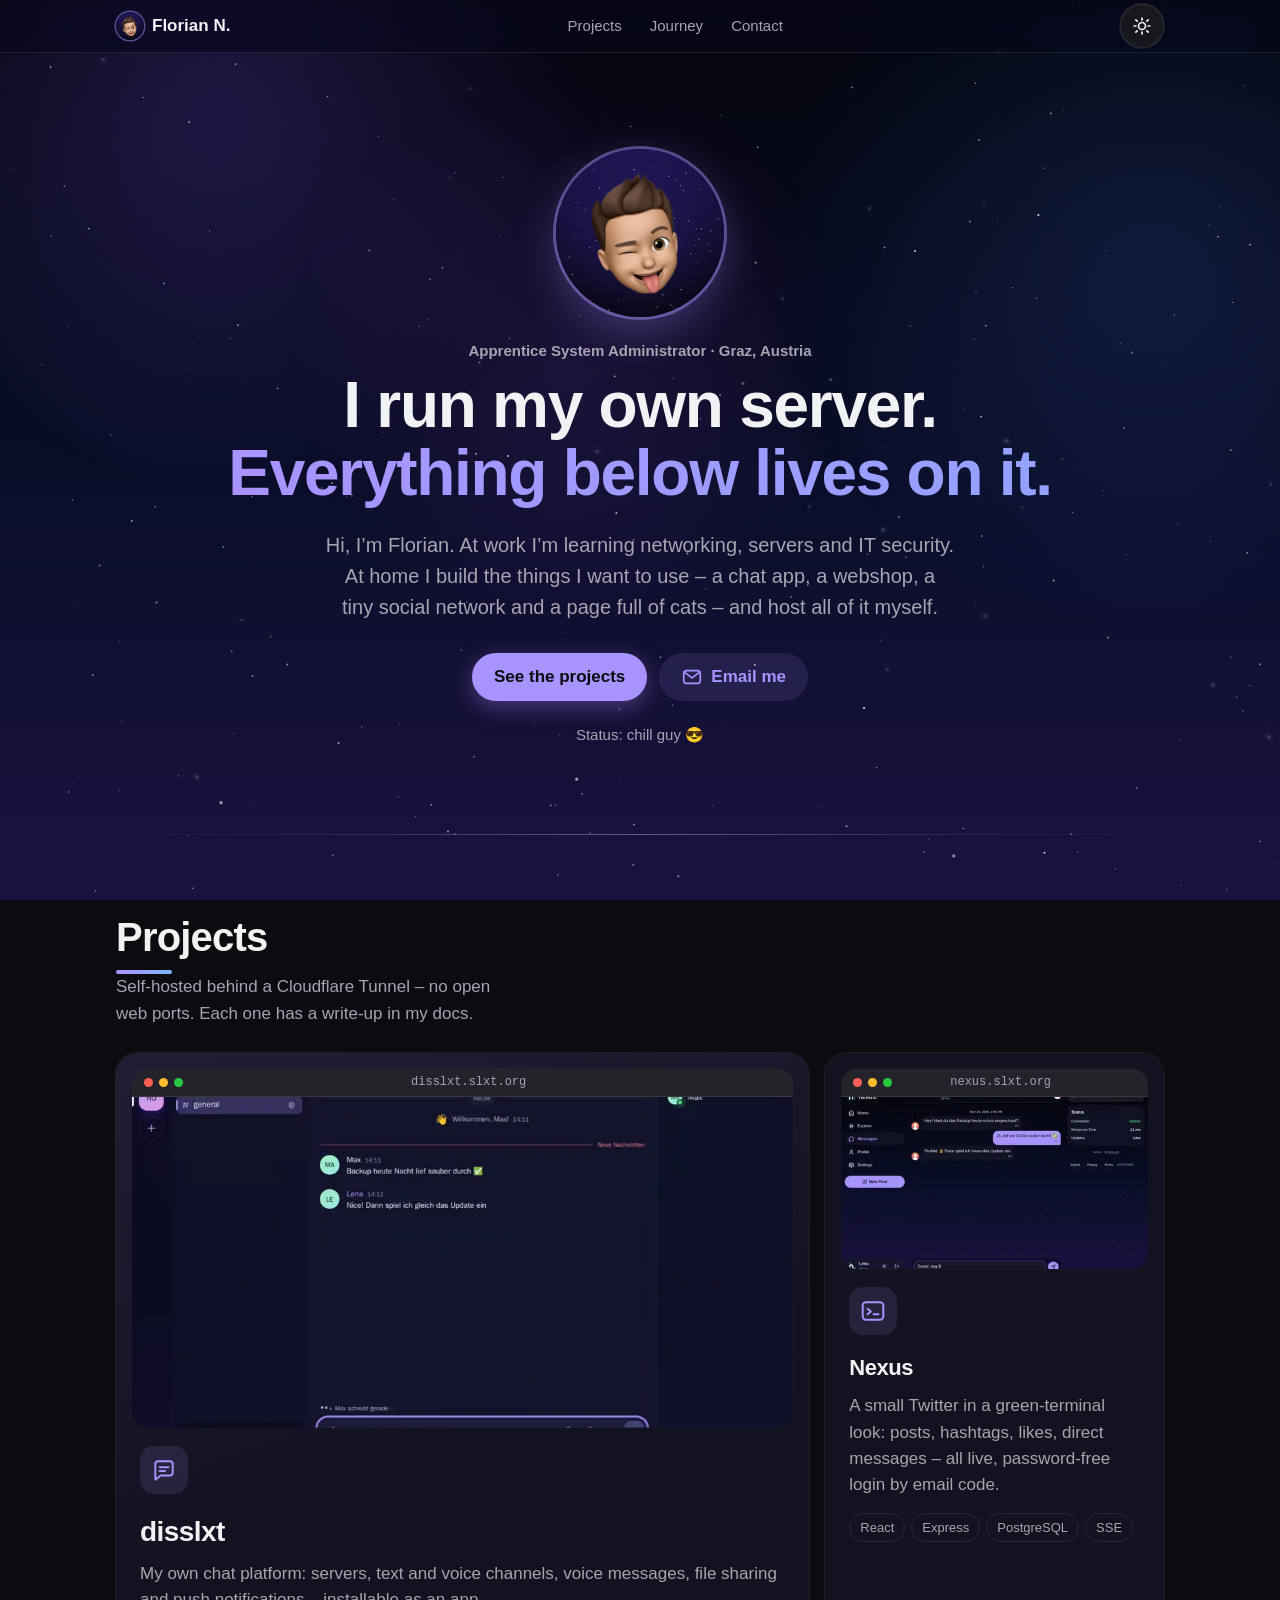
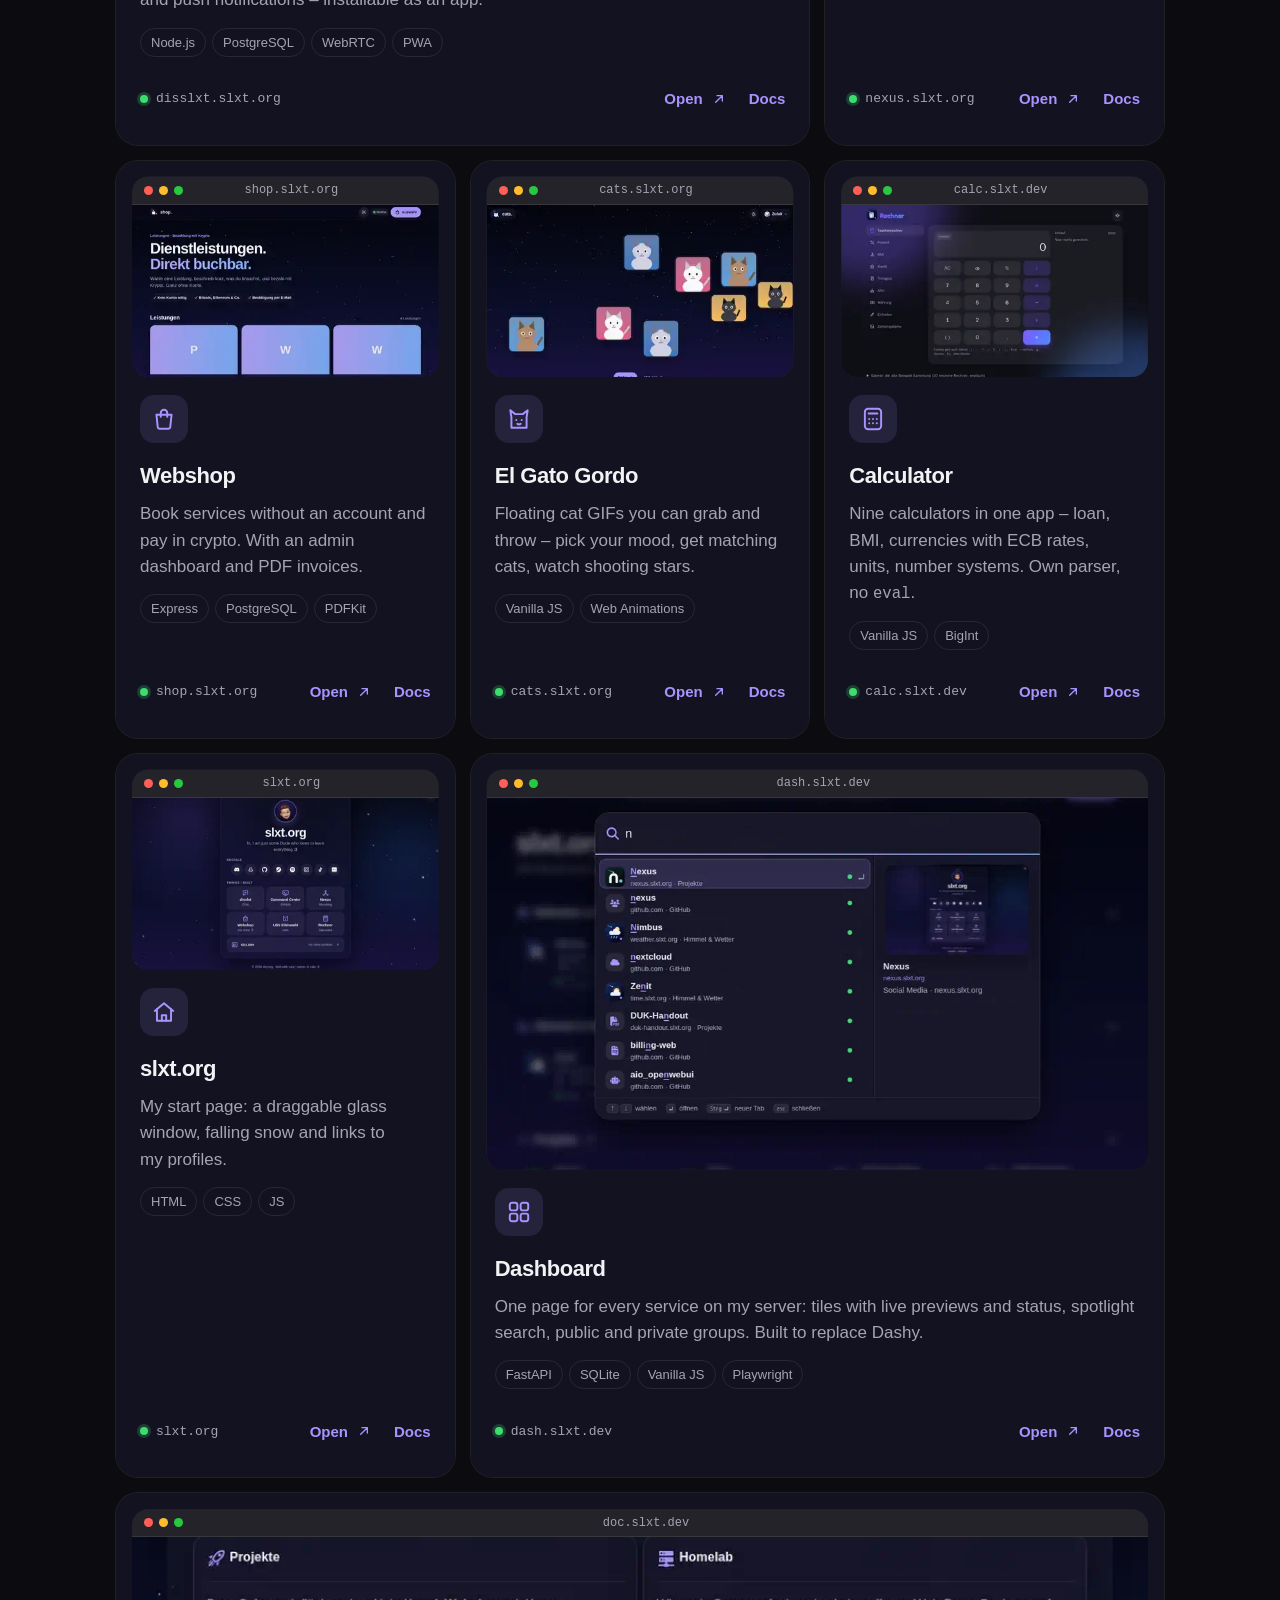
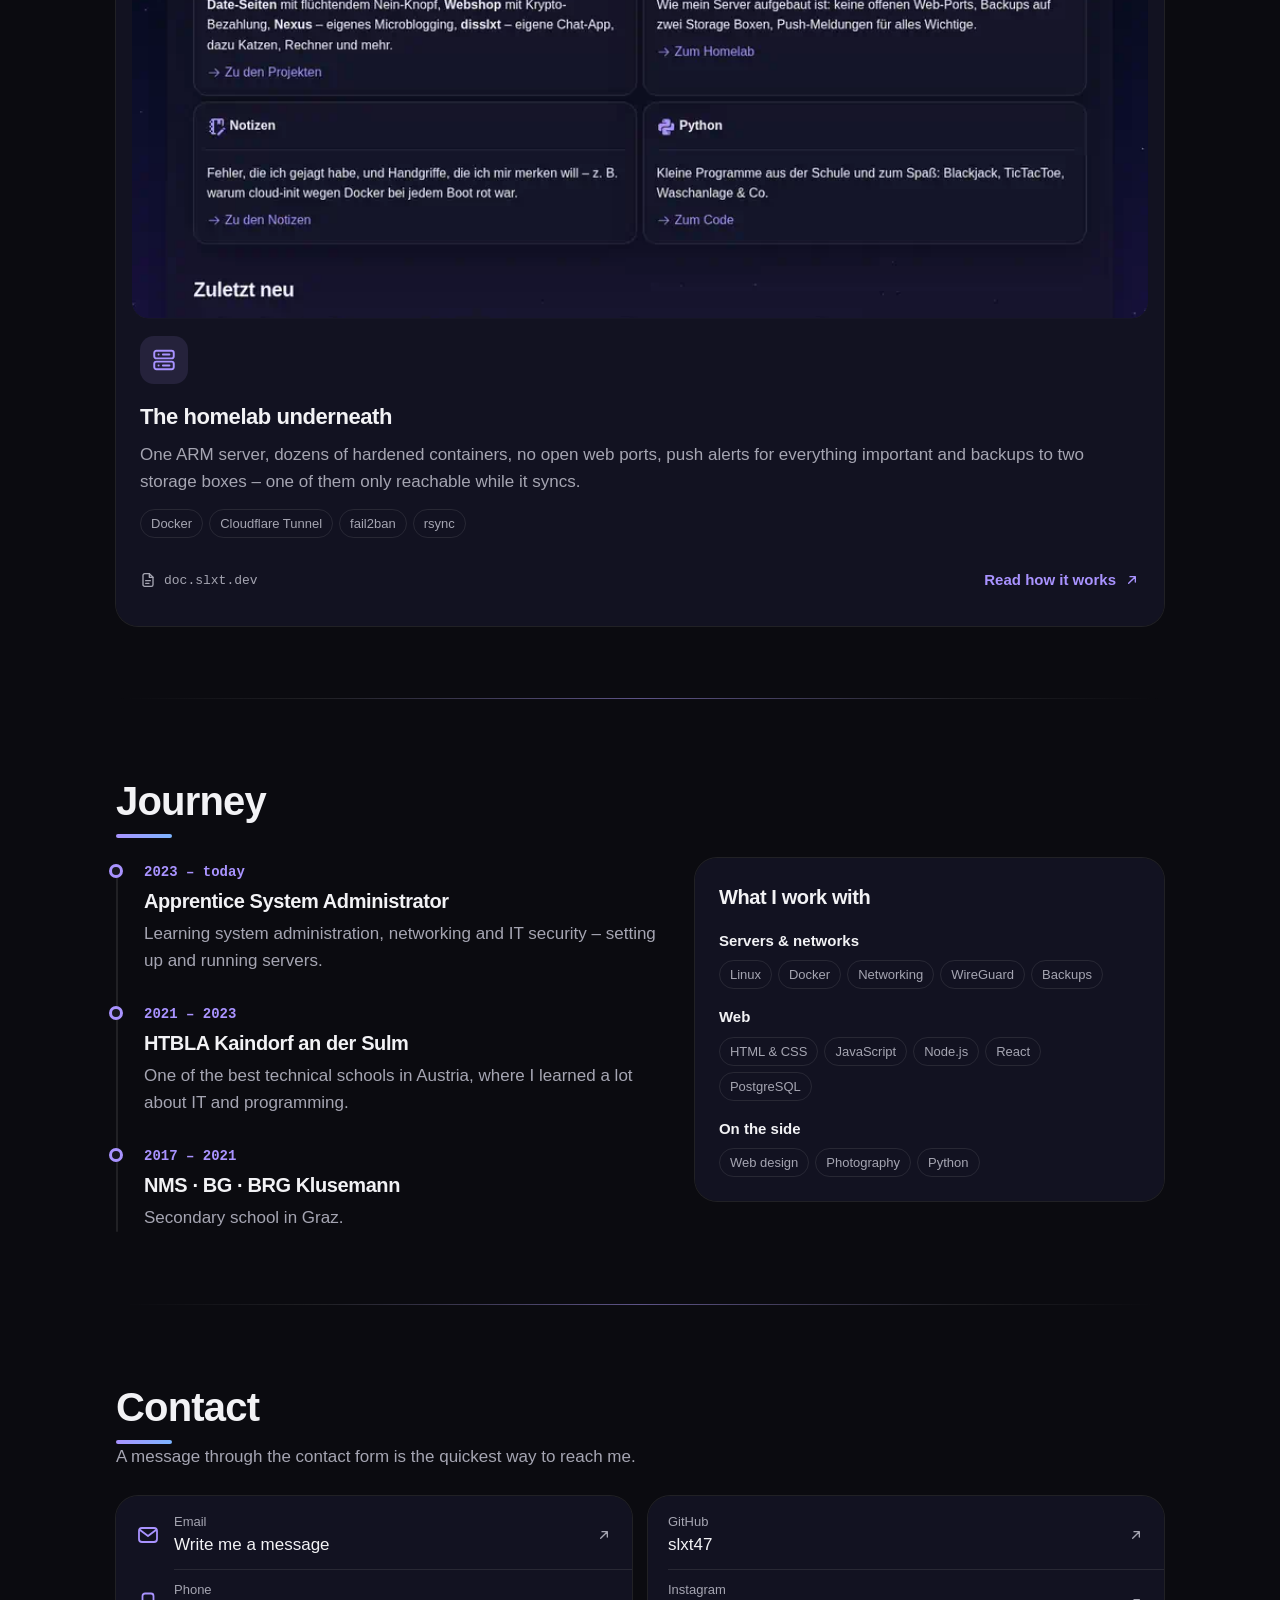
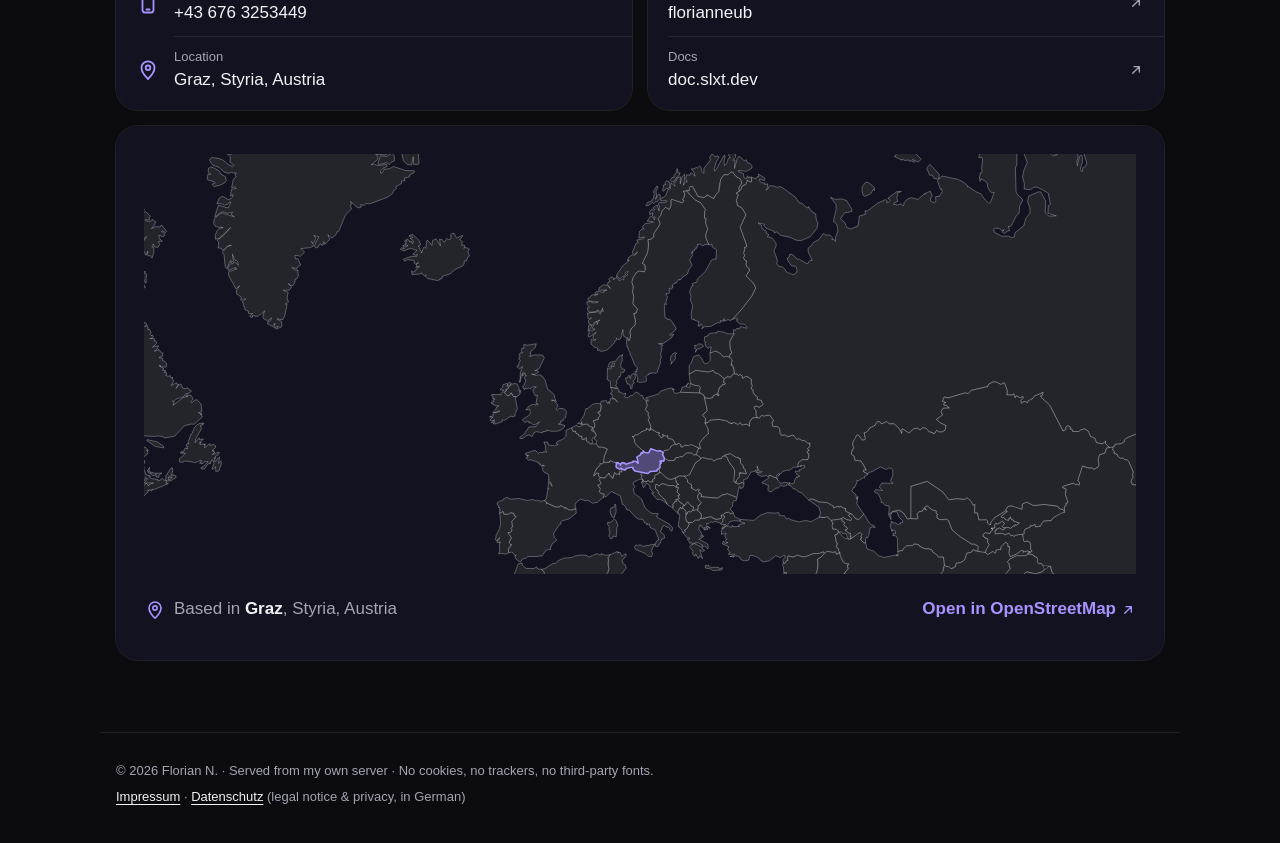
<file: index.html>
<!DOCTYPE html>
<html lang="en">
<head>
  <meta charset="UTF-8">
  <meta name="viewport" content="width=device-width, initial-scale=1.0, viewport-fit=cover">
  <title>slxt.dev</title>
  <meta name="description" content="Apprentice system administrator from Graz. I run my own server and build the things that live on it.">
  <meta name="color-scheme" content="dark light">
  <meta name="theme-color" content="#0b0b10">
  <script src="./assets/js/modus.js?v=6"></script>
  <link rel="icon" href="./assets/images/logo.svg?v=2" type="image/svg+xml">
  <link rel="icon" href="./assets/images/logo.ico?v=2" sizes="any">
  <link rel="apple-touch-icon" href="./assets/images/logo-180.png">
  <link rel="stylesheet" href="./assets/css/style.css?v=15">
</head>

<body>
  <a class="skip" href="#projects">Skip to projects</a>

  <!-- Icons: one stroke style for the whole page, used via <use href="#i-…"> -->
  <svg width="0" height="0" style="position:absolute" aria-hidden="true">
    <symbol id="i-mail" viewBox="0 0 24 24"><rect x="3" y="5" width="18" height="14" rx="3"/><path d="m4 7 8 6 8-6"/></symbol>
    <symbol id="i-phone" viewBox="0 0 24 24"><rect x="6.5" y="2.5" width="11" height="19" rx="2.5"/><path d="M10.5 18.5h3"/></symbol>
    <symbol id="i-pin" viewBox="0 0 24 24"><path d="M12 21s-6.5-6.2-6.5-11.2a6.5 6.5 0 0 1 13 0C18.5 14.8 12 21 12 21z"/><circle cx="12" cy="9.8" r="2.3"/></symbol>
    <symbol id="i-arrow" viewBox="0 0 24 24"><path d="M7 17 17 7M9 7h8v8"/></symbol>
    <symbol id="i-book" viewBox="0 0 24 24"><path d="M4 5.5A2.5 2.5 0 0 1 6.5 3H20v15H6.5A2.5 2.5 0 0 0 4 20.5z"/><path d="M4 20.5A2.5 2.5 0 0 0 6.5 23H20v-5"/></symbol>
    <symbol id="i-chat" viewBox="0 0 24 24"><path d="M20 14.5a2.5 2.5 0 0 1-2.5 2.5H9l-5 4V6.5A2.5 2.5 0 0 1 6.5 4h11A2.5 2.5 0 0 1 20 6.5z"/><path d="M8 9.5h8M8 13h5"/></symbol>
    <symbol id="i-term" viewBox="0 0 24 24"><rect x="2.5" y="4" width="19" height="16" rx="3"/><path d="m7 10 3 2.5L7 15M12.5 15H17"/></symbol>
    <symbol id="i-bag" viewBox="0 0 24 24"><path d="M5 8h14l-1.2 11.3a2 2 0 0 1-2 1.7H8.2a2 2 0 0 1-2-1.7z"/><path d="M9 10V6.5a3 3 0 0 1 6 0V10"/></symbol>
    <symbol id="i-cat" viewBox="0 0 24 24"><path d="M5 20v-9.5L4 4l4.5 3.5h7L20 4l-1 6.5V20z"/><path d="M9.5 13h.01M14.5 13h.01M10.5 16.5c1 .7 2 .7 3 0"/></symbol>
    <symbol id="i-calc" viewBox="0 0 24 24"><rect x="4.5" y="2.5" width="15" height="19" rx="3"/><path d="M8 7h8M8.5 12h.01M12 12h.01M15.5 12h.01M8.5 16h.01M12 16h.01M15.5 16h.01"/></symbol>
    <symbol id="i-docs" viewBox="0 0 24 24"><path d="M14 2.5H7A2.5 2.5 0 0 0 4.5 5v14A2.5 2.5 0 0 0 7 21.5h10a2.5 2.5 0 0 0 2.5-2.5V8z"/><path d="M14 2.5V8h5.5M8.5 13h7M8.5 17h5"/></symbol>
    <symbol id="i-home" viewBox="0 0 24 24"><path d="M3.5 11 12 4l8.5 7"/><path d="M5.5 9.5V20h13V9.5"/><path d="M10 20v-5h4v5"/></symbol>
    <symbol id="i-grid" viewBox="0 0 24 24"><rect x="3.5" y="3.5" width="7" height="7" rx="2"/><rect x="13.5" y="3.5" width="7" height="7" rx="2"/><rect x="3.5" y="13.5" width="7" height="7" rx="2"/><rect x="13.5" y="13.5" width="7" height="7" rx="2"/></symbol>
    <symbol id="i-server" viewBox="0 0 24 24"><rect x="3" y="3.5" width="18" height="7" rx="2"/><rect x="3" y="13.5" width="18" height="7" rx="2"/><path d="M7 7h.01M7 17h.01M11 7h6M11 17h6"/></symbol>
  </svg>

  <header class="topbar">
    <nav class="topbar-inner" aria-label="Sections">
      <a class="brand" href="#top" aria-label="Back to top">
        <span class="bild-paar"><img class="ebene nacht" src="./assets/images/profil-bg-dunkel-96.webp" srcset="./assets/images/profil-bg-dunkel-192.webp 2x" alt="" width="28" height="28"><img class="ebene daemmerung" src="./assets/images/profil-bg-hell-96.webp" srcset="./assets/images/profil-bg-hell-192.webp 2x" alt="" width="28" height="28"><img class="ebene gesicht" src="./assets/images/profil-gesicht-96.webp" srcset="./assets/images/profil-gesicht-192.webp 2x" alt="" width="28" height="28"></span>
        <span>Florian N.</span>
      </a>
      <ul class="nav">
        <li><a href="#projects">Projects</a></li>
        <li><a href="#journey">Journey</a></li>
        <li><a href="#contact">Contact</a></li>
      </ul>
      <button type="button" class="modus-knopf" data-modus-schalter></button>
    </nav>
  </header>

  <main id="top">

    <!-- Intro -->
    <section class="hero" aria-labelledby="hero-title">
      <span class="avatar-box" style="--i:0"><img class="avatar ebene nacht" src="./assets/images/profil-bg-dunkel-384.webp" srcset="./assets/images/profil-bg-dunkel-768.webp 2x" alt="" width="168" height="168"><img class="avatar ebene daemmerung" src="./assets/images/profil-bg-hell-384.webp" srcset="./assets/images/profil-bg-hell-768.webp 2x" alt="" width="168" height="168"><img class="avatar ebene gesicht" src="./assets/images/profil-gesicht-384.webp" srcset="./assets/images/profil-gesicht-768.webp 2x" alt="Florian’s Memoji, winking with the tongue out" width="168" height="168"></span>
      <p class="eyebrow" style="--i:1">Apprentice System Administrator · Graz, Austria</p>
      <h1 id="hero-title" style="--i:2">I run my own server.<br><span class="grad">Everything below lives on it.</span></h1>
      <p class="lead" style="--i:3">
        Hi, I’m Florian. At work I’m learning networking, servers and IT security.
        At home I build the things I want to use – a chat app, a webshop, a tiny social
        network and a page full of cats – and host all of it myself.
      </p>
      <div class="actions" style="--i:4">
        <a class="btn primary" href="#projects">See the projects</a>
        <a class="btn" href="./contact/">
          <svg class="ic" aria-hidden="true"><use href="#i-mail"/></svg>
          Email me
        </a>
      </div>
      <p class="chill" style="--i:5">Status: chill guy 😎</p>
    </section>

    <!-- Projects -->
    <section class="section" id="projects" aria-labelledby="projects-title">
      <div class="section-head">
        <h2 id="projects-title">Projects</h2>
        <p>Self-hosted behind a Cloudflare Tunnel – no open web ports. Each one has a write-up in my docs.</p>
      </div>

      <ul class="projects">
        <li class="project feature">
          <figure class="shot" aria-hidden="true">
            <div class="shot-bar"><i></i><i></i><i></i><span>disslxt.slxt.org</span></div>
            <div class="shot-bild"><picture class="nur-dunkel"><source media="(prefers-reduced-motion: reduce)" srcset="assets/images/projekte/disslxt-dunkel-480-still.webp?v=2 480w, assets/images/projekte/disslxt-dunkel-960-still.webp?v=2 960w" sizes="(max-width: 679px) 92vw, (max-width: 999px) 90vw, 680px"><img src="assets/images/projekte/disslxt-dunkel-480.webp?v=2" srcset="assets/images/projekte/disslxt-dunkel-480.webp?v=2 480w, assets/images/projekte/disslxt-dunkel-960.webp?v=2 960w" sizes="(max-width: 679px) 92vw, (max-width: 999px) 90vw, 680px" width="960" height="600" alt="" loading="lazy" decoding="async"></picture>
              <picture class="nur-hell"><source media="(prefers-reduced-motion: reduce)" srcset="assets/images/projekte/disslxt-hell-480-still.webp?v=2 480w, assets/images/projekte/disslxt-hell-960-still.webp?v=2 960w" sizes="(max-width: 679px) 92vw, (max-width: 999px) 90vw, 680px"><img src="assets/images/projekte/disslxt-hell-480.webp?v=2" srcset="assets/images/projekte/disslxt-hell-480.webp?v=2 480w, assets/images/projekte/disslxt-hell-960.webp?v=2 960w" sizes="(max-width: 679px) 92vw, (max-width: 999px) 90vw, 680px" width="960" height="600" alt="" loading="lazy" decoding="async"></picture></div>
          </figure>
          <div class="p-icon" aria-hidden="true"><svg class="ic"><use href="#i-chat"/></svg></div>
          <h3>disslxt</h3>
          <p>My own chat platform: servers, text and voice channels, voice messages, file sharing and push notifications – installable as an app.</p>
          <ul class="tags" aria-label="Built with"><li>Node.js</li><li>PostgreSQL</li><li>WebRTC</li><li>PWA</li></ul>
          <div class="p-foot">
            <span class="host"><span class="dot" aria-hidden="true"></span>disslxt.slxt.org</span>
            <span class="links">
              <a href="https://disslxt.slxt.org">Open<span class="vh"> disslxt</span> <svg class="ic sm" aria-hidden="true"><use href="#i-arrow"/></svg></a>
              <a href="https://doc.slxt.dev/projekte/disslxt/">Docs<span class="vh"> for disslxt</span></a>
            </span>
          </div>
        </li>

        <li class="project">
          <figure class="shot" aria-hidden="true">
            <div class="shot-bar"><i></i><i></i><i></i><span>nexus.slxt.org</span></div>
            <div class="shot-bild"><picture class="nur-dunkel"><source media="(prefers-reduced-motion: reduce)" srcset="assets/images/projekte/nexus-dunkel-480-still.webp?v=2 480w, assets/images/projekte/nexus-dunkel-960-still.webp?v=2 960w" sizes="(max-width: 679px) 92vw, (max-width: 999px) 45vw, 330px"><img src="assets/images/projekte/nexus-dunkel-480.webp?v=2" srcset="assets/images/projekte/nexus-dunkel-480.webp?v=2 480w, assets/images/projekte/nexus-dunkel-960.webp?v=2 960w" sizes="(max-width: 679px) 92vw, (max-width: 999px) 45vw, 330px" width="960" height="600" alt="" loading="lazy" decoding="async"></picture>
              <picture class="nur-hell"><source media="(prefers-reduced-motion: reduce)" srcset="assets/images/projekte/nexus-hell-480-still.webp?v=2 480w, assets/images/projekte/nexus-hell-960-still.webp?v=2 960w" sizes="(max-width: 679px) 92vw, (max-width: 999px) 45vw, 330px"><img src="assets/images/projekte/nexus-hell-480.webp?v=2" srcset="assets/images/projekte/nexus-hell-480.webp?v=2 480w, assets/images/projekte/nexus-hell-960.webp?v=2 960w" sizes="(max-width: 679px) 92vw, (max-width: 999px) 45vw, 330px" width="960" height="600" alt="" loading="lazy" decoding="async"></picture></div>
          </figure>
          <div class="p-icon" aria-hidden="true"><svg class="ic"><use href="#i-term"/></svg></div>
          <h3>Nexus</h3>
          <p>A small Twitter in a green-terminal look: posts, hashtags, likes, direct messages – all live, password-free login by email code.</p>
          <ul class="tags" aria-label="Built with"><li>React</li><li>Express</li><li>PostgreSQL</li><li>SSE</li></ul>
          <div class="p-foot">
            <span class="host"><span class="dot" aria-hidden="true"></span>nexus.slxt.org</span>
            <span class="links">
              <a href="https://nexus.slxt.org">Open<span class="vh"> Nexus</span> <svg class="ic sm" aria-hidden="true"><use href="#i-arrow"/></svg></a>
              <a href="https://doc.slxt.dev/projekte/nexus/">Docs<span class="vh"> for Nexus</span></a>
            </span>
          </div>
        </li>

        <li class="project">
          <figure class="shot" aria-hidden="true">
            <div class="shot-bar"><i></i><i></i><i></i><span>shop.slxt.org</span></div>
            <div class="shot-bild"><picture class="nur-dunkel"><source media="(prefers-reduced-motion: reduce)" srcset="assets/images/projekte/shop-dunkel-480-still.webp?v=3 480w, assets/images/projekte/shop-dunkel-960-still.webp?v=3 960w" sizes="(max-width: 679px) 92vw, (max-width: 999px) 45vw, 330px"><img src="assets/images/projekte/shop-dunkel-480.webp?v=3" srcset="assets/images/projekte/shop-dunkel-480.webp?v=3 480w, assets/images/projekte/shop-dunkel-960.webp?v=3 960w" sizes="(max-width: 679px) 92vw, (max-width: 999px) 45vw, 330px" width="960" height="600" alt="" loading="lazy" decoding="async"></picture>
              <picture class="nur-hell"><source media="(prefers-reduced-motion: reduce)" srcset="assets/images/projekte/shop-hell-480-still.webp?v=3 480w, assets/images/projekte/shop-hell-960-still.webp?v=3 960w" sizes="(max-width: 679px) 92vw, (max-width: 999px) 45vw, 330px"><img src="assets/images/projekte/shop-hell-480.webp?v=3" srcset="assets/images/projekte/shop-hell-480.webp?v=3 480w, assets/images/projekte/shop-hell-960.webp?v=3 960w" sizes="(max-width: 679px) 92vw, (max-width: 999px) 45vw, 330px" width="960" height="600" alt="" loading="lazy" decoding="async"></picture></div>
          </figure>
          <div class="p-icon" aria-hidden="true"><svg class="ic"><use href="#i-bag"/></svg></div>
          <h3>Webshop</h3>
          <p>Book services without an account and pay in crypto. With an admin dashboard and PDF invoices.</p>
          <ul class="tags" aria-label="Built with"><li>Express</li><li>PostgreSQL</li><li>PDFKit</li></ul>
          <div class="p-foot">
            <span class="host"><span class="dot" aria-hidden="true"></span>shop.slxt.org</span>
            <span class="links">
              <a href="https://shop.slxt.org">Open<span class="vh"> Webshop</span> <svg class="ic sm" aria-hidden="true"><use href="#i-arrow"/></svg></a>
              <a href="https://doc.slxt.dev/projekte/webshop/">Docs<span class="vh"> for Webshop</span></a>
            </span>
          </div>
        </li>

        <li class="project">
          <figure class="shot" aria-hidden="true">
            <div class="shot-bar"><i></i><i></i><i></i><span>cats.slxt.org</span></div>
            <div class="shot-bild"><picture class="nur-dunkel"><source media="(prefers-reduced-motion: reduce)" srcset="assets/images/projekte/cats-dunkel-480-still.webp?v=3 480w, assets/images/projekte/cats-dunkel-960-still.webp?v=3 960w" sizes="(max-width: 679px) 92vw, (max-width: 999px) 45vw, 330px"><img src="assets/images/projekte/cats-dunkel-480.webp?v=3" srcset="assets/images/projekte/cats-dunkel-480.webp?v=3 480w, assets/images/projekte/cats-dunkel-960.webp?v=3 960w" sizes="(max-width: 679px) 92vw, (max-width: 999px) 45vw, 330px" width="960" height="600" alt="" loading="lazy" decoding="async"></picture>
              <picture class="nur-hell"><source media="(prefers-reduced-motion: reduce)" srcset="assets/images/projekte/cats-hell-480-still.webp?v=3 480w, assets/images/projekte/cats-hell-960-still.webp?v=3 960w" sizes="(max-width: 679px) 92vw, (max-width: 999px) 45vw, 330px"><img src="assets/images/projekte/cats-hell-480.webp?v=3" srcset="assets/images/projekte/cats-hell-480.webp?v=3 480w, assets/images/projekte/cats-hell-960.webp?v=3 960w" sizes="(max-width: 679px) 92vw, (max-width: 999px) 45vw, 330px" width="960" height="600" alt="" loading="lazy" decoding="async"></picture></div>
          </figure>
          <div class="p-icon" aria-hidden="true"><svg class="ic"><use href="#i-cat"/></svg></div>
          <h3>El Gato Gordo</h3>
          <p>Floating cat GIFs you can grab and throw – pick your mood, get matching cats, watch shooting stars.</p>
          <ul class="tags" aria-label="Built with"><li>Vanilla JS</li><li>Web Animations</li></ul>
          <div class="p-foot">
            <span class="host"><span class="dot" aria-hidden="true"></span>cats.slxt.org</span>
            <span class="links">
              <a href="https://cats.slxt.org">Open<span class="vh"> El Gato Gordo</span> <svg class="ic sm" aria-hidden="true"><use href="#i-arrow"/></svg></a>
              <a href="https://doc.slxt.dev/projekte/katzen-seite/">Docs<span class="vh"> for El Gato Gordo</span></a>
            </span>
          </div>
        </li>

        <li class="project">
          <figure class="shot" aria-hidden="true">
            <div class="shot-bar"><i></i><i></i><i></i><span>calc.slxt.dev</span></div>
            <div class="shot-bild"><picture class="nur-dunkel"><source media="(prefers-reduced-motion: reduce)" srcset="assets/images/projekte/calc-dunkel-480-still.webp?v=2 480w, assets/images/projekte/calc-dunkel-960-still.webp?v=2 960w" sizes="(max-width: 679px) 92vw, (max-width: 999px) 45vw, 330px"><img src="assets/images/projekte/calc-dunkel-480.webp?v=2" srcset="assets/images/projekte/calc-dunkel-480.webp?v=2 480w, assets/images/projekte/calc-dunkel-960.webp?v=2 960w" sizes="(max-width: 679px) 92vw, (max-width: 999px) 45vw, 330px" width="960" height="600" alt="" loading="lazy" decoding="async"></picture>
              <picture class="nur-hell"><source media="(prefers-reduced-motion: reduce)" srcset="assets/images/projekte/calc-hell-480-still.webp?v=2 480w, assets/images/projekte/calc-hell-960-still.webp?v=2 960w" sizes="(max-width: 679px) 92vw, (max-width: 999px) 45vw, 330px"><img src="assets/images/projekte/calc-hell-480.webp?v=2" srcset="assets/images/projekte/calc-hell-480.webp?v=2 480w, assets/images/projekte/calc-hell-960.webp?v=2 960w" sizes="(max-width: 679px) 92vw, (max-width: 999px) 45vw, 330px" width="960" height="600" alt="" loading="lazy" decoding="async"></picture></div>
          </figure>
          <div class="p-icon" aria-hidden="true"><svg class="ic"><use href="#i-calc"/></svg></div>
          <h3>Calculator</h3>
          <p>Nine calculators in one app – loan, BMI, currencies with ECB rates, units, number systems. Own parser, no <code>eval</code>.</p>
          <ul class="tags" aria-label="Built with"><li>Vanilla JS</li><li>BigInt</li></ul>
          <div class="p-foot">
            <span class="host"><span class="dot" aria-hidden="true"></span>calc.slxt.dev</span>
            <span class="links">
              <a href="https://calc.slxt.dev">Open<span class="vh"> Calculator</span> <svg class="ic sm" aria-hidden="true"><use href="#i-arrow"/></svg></a>
              <a href="https://doc.slxt.dev/projekte/rechner/">Docs<span class="vh"> for Calculator</span></a>
            </span>
          </div>
        </li>

        <li class="project">
          <figure class="shot" aria-hidden="true">
            <div class="shot-bar"><i></i><i></i><i></i><span>slxt.org</span></div>
            <div class="shot-bild"><picture class="nur-dunkel"><source media="(prefers-reduced-motion: reduce)" srcset="assets/images/projekte/slxtorg-dunkel-480-still.webp?v=2 480w, assets/images/projekte/slxtorg-dunkel-960-still.webp?v=2 960w" sizes="(max-width: 679px) 92vw, (max-width: 999px) 45vw, 330px"><img src="assets/images/projekte/slxtorg-dunkel-480.webp?v=2" srcset="assets/images/projekte/slxtorg-dunkel-480.webp?v=2 480w, assets/images/projekte/slxtorg-dunkel-960.webp?v=2 960w" sizes="(max-width: 679px) 92vw, (max-width: 999px) 45vw, 330px" width="960" height="600" alt="" loading="lazy" decoding="async"></picture>
              <picture class="nur-hell"><source media="(prefers-reduced-motion: reduce)" srcset="assets/images/projekte/slxtorg-hell-480-still.webp?v=2 480w, assets/images/projekte/slxtorg-hell-960-still.webp?v=2 960w" sizes="(max-width: 679px) 92vw, (max-width: 999px) 45vw, 330px"><img src="assets/images/projekte/slxtorg-hell-480.webp?v=2" srcset="assets/images/projekte/slxtorg-hell-480.webp?v=2 480w, assets/images/projekte/slxtorg-hell-960.webp?v=2 960w" sizes="(max-width: 679px) 92vw, (max-width: 999px) 45vw, 330px" width="960" height="600" alt="" loading="lazy" decoding="async"></picture></div>
          </figure>
          <div class="p-icon" aria-hidden="true"><svg class="ic"><use href="#i-home"/></svg></div>
          <h3>slxt.org</h3>
          <p>My start page: a draggable glass window, falling snow and links to my profiles.</p>
          <ul class="tags" aria-label="Built with"><li>HTML</li><li>CSS</li><li>JS</li></ul>
          <div class="p-foot">
            <span class="host"><span class="dot" aria-hidden="true"></span>slxt.org</span>
            <span class="links">
              <a href="https://slxt.org">Open<span class="vh"> slxt.org</span> <svg class="ic sm" aria-hidden="true"><use href="#i-arrow"/></svg></a>
              <a href="https://doc.slxt.dev/projekte/website/">Docs<span class="vh"> for slxt.org</span></a>
            </span>
          </div>
        </li>

        <li class="project span2">
          <figure class="shot" aria-hidden="true">
            <div class="shot-bar"><i></i><i></i><i></i><span>dash.slxt.dev</span></div>
            <div class="shot-bild"><picture class="nur-dunkel"><source media="(prefers-reduced-motion: reduce)" srcset="assets/images/projekte/dash-dunkel-480-still.webp?v=2 480w, assets/images/projekte/dash-dunkel-960-still.webp?v=2 960w" sizes="(max-width: 679px) 92vw, (max-width: 999px) 90vw, 680px"><img src="assets/images/projekte/dash-dunkel-480.webp?v=2" srcset="assets/images/projekte/dash-dunkel-480.webp?v=2 480w, assets/images/projekte/dash-dunkel-960.webp?v=2 960w" sizes="(max-width: 679px) 92vw, (max-width: 999px) 90vw, 680px" width="960" height="600" alt="" loading="lazy" decoding="async"></picture>
              <picture class="nur-hell"><source media="(prefers-reduced-motion: reduce)" srcset="assets/images/projekte/dash-hell-480-still.webp?v=2 480w, assets/images/projekte/dash-hell-960-still.webp?v=2 960w" sizes="(max-width: 679px) 92vw, (max-width: 999px) 90vw, 680px"><img src="assets/images/projekte/dash-hell-480.webp?v=2" srcset="assets/images/projekte/dash-hell-480.webp?v=2 480w, assets/images/projekte/dash-hell-960.webp?v=2 960w" sizes="(max-width: 679px) 92vw, (max-width: 999px) 90vw, 680px" width="960" height="600" alt="" loading="lazy" decoding="async"></picture></div>
          </figure>
          <div class="p-icon" aria-hidden="true"><svg class="ic"><use href="#i-grid"/></svg></div>
          <h3>Dashboard</h3>
          <p>One page for every service on my server: tiles with live previews and status, spotlight search, public and private groups. Built to replace Dashy.</p>
          <ul class="tags" aria-label="Built with"><li>FastAPI</li><li>SQLite</li><li>Vanilla JS</li><li>Playwright</li></ul>
          <div class="p-foot">
            <span class="host"><span class="dot" aria-hidden="true"></span>dash.slxt.dev</span>
            <span class="links">
              <a href="https://dash.slxt.dev">Open<span class="vh"> Dashboard</span> <svg class="ic sm" aria-hidden="true"><use href="#i-arrow"/></svg></a>
              <a href="https://doc.slxt.dev/projekte/dashboard/">Docs<span class="vh"> for Dashboard</span></a>
            </span>
          </div>
        </li>

        <li class="project wide">
          <figure class="shot" aria-hidden="true">
            <div class="shot-bar"><i></i><i></i><i></i><span>doc.slxt.dev</span></div>
            <div class="shot-bild"><picture class="nur-dunkel"><source media="(prefers-reduced-motion: reduce)" srcset="assets/images/projekte/doc-dunkel-480-still.webp?v=2 480w, assets/images/projekte/doc-dunkel-960-still.webp?v=2 960w" sizes="(max-width: 679px) 92vw, 1000px"><img src="assets/images/projekte/doc-dunkel-480.webp?v=2" srcset="assets/images/projekte/doc-dunkel-480.webp?v=2 480w, assets/images/projekte/doc-dunkel-960.webp?v=2 960w" sizes="(max-width: 679px) 92vw, 1000px" width="960" height="600" alt="" loading="lazy" decoding="async"></picture>
              <picture class="nur-hell"><source media="(prefers-reduced-motion: reduce)" srcset="assets/images/projekte/doc-hell-480-still.webp?v=2 480w, assets/images/projekte/doc-hell-960-still.webp?v=2 960w" sizes="(max-width: 679px) 92vw, 1000px"><img src="assets/images/projekte/doc-hell-480.webp?v=2" srcset="assets/images/projekte/doc-hell-480.webp?v=2 480w, assets/images/projekte/doc-hell-960.webp?v=2 960w" sizes="(max-width: 679px) 92vw, 1000px" width="960" height="600" alt="" loading="lazy" decoding="async"></picture></div>
          </figure>
          <div class="p-icon" aria-hidden="true"><svg class="ic"><use href="#i-server"/></svg></div>
          <h3>The homelab underneath</h3>
          <p>One ARM server, dozens of hardened containers, no open web ports, push alerts for everything important and backups to two storage boxes – one of them only reachable while it syncs.</p>
          <ul class="tags" aria-label="Built with"><li>Docker</li><li>Cloudflare Tunnel</li><li>fail2ban</li><li>rsync</li></ul>
          <div class="p-foot">
            <span class="host"><svg class="ic sm" aria-hidden="true"><use href="#i-docs"/></svg>doc.slxt.dev</span>
            <span class="links">
              <a href="https://doc.slxt.dev/homelab/">Read how it works<span class="vh"> (homelab docs)</span> <svg class="ic sm" aria-hidden="true"><use href="#i-arrow"/></svg></a>
            </span>
          </div>
        </li>
      </ul>
    </section>

    <!-- Journey -->
    <section class="section" id="journey" aria-labelledby="journey-title">
      <div class="section-head">
        <h2 id="journey-title">Journey</h2>
      </div>

      <div class="journey">
        <ol class="timeline">
          <li>
            <span class="when">2023 – today</span>
            <h3>Apprentice System Administrator</h3>
            <p>Learning system administration, networking and IT security – setting up and running servers.</p>
          </li>
          <li>
            <span class="when">2021 – 2023</span>
            <h3>HTBLA Kaindorf an der Sulm</h3>
            <p>One of the best technical schools in Austria, where I learned a lot about IT and programming.</p>
          </li>
          <li>
            <span class="when">2017 – 2021</span>
            <h3>NMS · BG · BRG Klusemann</h3>
            <p>Secondary school in Graz.</p>
          </li>
        </ol>

        <div class="card skills">
          <h3>What I work with</h3>
          <dl>
            <dt>Servers &amp; networks</dt>
            <dd><ul class="tags"><li>Linux</li><li>Docker</li><li>Networking</li><li>WireGuard</li><li>Backups</li></ul></dd>
            <dt>Web</dt>
            <dd><ul class="tags"><li>HTML &amp; CSS</li><li>JavaScript</li><li>Node.js</li><li>React</li><li>PostgreSQL</li></ul></dd>
            <dt>On the side</dt>
            <dd><ul class="tags"><li>Web design</li><li>Photography</li><li>Python</li></ul></dd>
          </dl>
        </div>
      </div>
    </section>

    <!-- Contact -->
    <section class="section" id="contact" aria-labelledby="contact-title">
      <div class="section-head">
        <h2 id="contact-title">Contact</h2>
        <p>A message through the contact form is the quickest way to reach me.</p>
      </div>

      <div class="contact">
        <ul class="card list">
          <li>
            <a href="./contact/">
              <svg class="ic" aria-hidden="true"><use href="#i-mail"/></svg>
              <span><span class="k">Email</span><span class="v">Write me a message</span></span>
              <svg class="ic sm end" aria-hidden="true"><use href="#i-arrow"/></svg>
            </a>
          </li>
          <li>
            <a href="tel:+436763253449">
              <svg class="ic" aria-hidden="true"><use href="#i-phone"/></svg>
              <span><span class="k">Phone</span><span class="v">+43 676 3253449</span></span>
            </a>
          </li>
          <li>
            <div>
              <svg class="ic" aria-hidden="true"><use href="#i-pin"/></svg>
              <span><span class="k">Location</span><span class="v">Graz, Styria, Austria</span></span>
            </div>
          </li>
        </ul>

        <ul class="card list plain">
          <li><a href="https://github.com/slxt47"><span><span class="k">GitHub</span><span class="v">slxt47</span></span><svg class="ic sm end" aria-hidden="true"><use href="#i-arrow"/></svg></a></li>
          <li><a href="https://www.instagram.com/florianneub/"><span><span class="k">Instagram</span><span class="v">florianneub</span></span><svg class="ic sm end" aria-hidden="true"><use href="#i-arrow"/></svg></a></li>
          <li><a href="https://doc.slxt.dev"><span><span class="k">Docs</span><span class="v">doc.slxt.dev</span></span><svg class="ic sm end" aria-hidden="true"><use href="#i-arrow"/></svg></a></li>
        </ul>

        <figure class="card map" aria-labelledby="map-cap">
          <svg class="austria" viewBox="0 0 800 426" role="img" aria-labelledby="map-title">
            <title id="map-title">Map of Austria – Graz in Styria is marked</title>
            <!-- Europe (Natural Earth 1:50m, same Mercator projection) is loaded from assets/images/europe.svg: the map starts there and zooms into Austria -->
            <g class="europe" aria-hidden="true"></g>
            <g class="lands">
          <path class="land" style="--i:0" pathLength="1" d="M574.8 13.7L580.5 15.6L588.5 16.3L589.6 20.5L588.9 24.7L598.8 22.7L600.7 20.7L601.7 17.2L602.5 17.2L604.0 19.0L611.1 19.7L620.5 23.6L627.8 29.1L636.3 32.3L644.2 36.7L648.9 37.3L654.3 34.9L658.3 34.6L659.8 37.7L665.2 39.2L664.2 40.6L666.6 40.3L667.5 42.6L669.8 42.8L669.9 44.7L680.2 52.0L685.7 54.3L695.2 53.8L709.5 55.8L711.7 55.4L713.7 56.7L716.4 55.2L721.6 46.5L723.4 45.3L727.4 45.7L730.2 44.8L742.9 48.9L744.8 54.8L746.2 55.7L751.7 55.8L758.9 59.4L766.5 58.0L768.9 61.3L770.3 71.4L773.9 75.4L774.8 82.5L774.0 85.2L770.7 88.3L765.6 97.6L763.5 111.7L769.4 115.7L769.1 119.2L770.9 123.1L774.8 125.8L777.6 142.8L780.2 145.6L784.4 147.4L785.9 150.2L783.0 152.1L779.1 151.0L777.7 152.4L777.6 158.2L775.6 160.3L769.3 156.3L767.1 156.6L756.3 162.8L751.7 163.8L749.2 165.9L746.7 171.6L739.7 177.5L735.7 179.5L728.5 177.1L724.9 177.4L722.0 178.3L715.4 183.8L713.8 186.8L712.6 195.8L710.2 198.3L706.6 198.7L706.6 208.0L715.5 221.3L709.9 232.5L710.2 243.2L704.8 248.9L700.6 251.7L692.1 252.0L688.6 248.9L685.7 241.1L681.0 242.4L676.7 239.8L668.4 238.3L665.9 232.4L663.2 230.4L659.3 229.8L659.7 224.6L658.2 221.5L656.1 221.3L652.7 223.2L650.6 222.6L648.8 214.4L647.6 212.7L641.3 211.3L636.5 206.3L629.6 205.7L617.2 198.7L611.2 194.1L602.9 195.4L597.9 194.8L592.4 201.4L580.1 205.2L573.8 205.5L564.5 209.5L562.4 209.2L557.8 205.3L547.1 205.3L543.5 202.5L545.3 198.7L546.9 187.7L548.7 185.1L548.1 181.1L542.6 176.9L534.0 173.2L515.6 158.6L517.5 156.9L521.0 150.0L519.9 143.6L521.7 133.1L525.1 130.1L531.5 130.8L537.2 137.3L541.1 139.6L555.8 136.0L560.2 131.3L562.1 130.5L568.3 130.5L571.1 133.1L571.8 116.6L570.6 109.0L568.2 106.2L567.6 101.3L565.1 100.4L562.3 95.6L562.6 91.5L565.8 91.0L565.8 88.8L563.3 86.0L544.8 80.3L542.7 78.1L544.0 64.9L545.9 61.8L551.3 57.2L553.9 49.2L555.4 48.6L560.8 49.3L566.1 51.5L568.2 51.3L569.3 48.6L568.0 45.2L571.1 32.7L570.7 19.5L572.2 14.3L574.8 13.7Z"><title>Niederösterreich</title></path>
          <path class="land" style="--i:1" pathLength="1" d="M541.1 79.7L542.7 78.1L544.8 80.3L551.2 81.8L564.8 87.1L565.8 91.0L562.8 91.2L562.3 95.6L565.1 100.4L567.6 101.3L568.2 106.2L570.6 109.0L571.8 116.6L571.1 133.1L568.3 130.5L562.1 130.5L560.2 131.3L555.8 136.0L541.1 139.6L538.9 138.9L533.0 131.8L529.7 130.2L525.1 130.1L521.7 133.1L519.9 143.6L521.0 150.0L517.5 156.9L515.6 158.6L534.0 173.2L542.6 176.9L548.1 181.1L548.7 185.1L546.9 187.7L545.3 198.7L543.5 202.5L537.0 207.7L522.2 213.6L519.6 217.3L514.6 219.2L507.4 224.3L504.9 225.0L499.8 224.4L490.8 219.2L477.9 224.2L476.1 218.7L471.5 213.2L466.9 213.8L459.6 211.8L455.7 209.8L453.7 209.8L442.7 215.3L439.7 218.4L438.8 226.9L444.1 236.4L444.7 240.9L443.5 243.7L440.6 246.5L438.4 247.3L428.9 245.4L423.0 241.7L419.4 237.9L418.6 235.9L418.9 231.6L421.4 226.1L419.4 221.8L423.1 210.3L421.9 207.6L417.2 206.3L414.8 203.6L415.7 202.3L421.4 201.8L422.7 200.2L420.3 198.1L401.7 193.9L399.2 191.6L397.2 182.7L397.9 173.3L399.5 172.0L405.2 172.6L406.3 170.3L400.3 165.8L393.3 169.0L387.4 169.7L379.4 167.9L372.9 162.6L366.0 162.5L362.8 164.1L361.8 167.0L360.5 167.8L353.7 170.0L351.9 165.0L343.7 155.9L342.3 152.1L343.1 149.0L345.0 148.5L346.9 145.7L351.0 142.9L355.1 137.4L362.4 135.5L372.6 127.2L383.2 123.0L397.4 120.6L400.8 118.7L410.8 110.0L414.0 101.8L414.2 94.5L416.3 88.8L414.4 82.0L415.9 80.1L422.6 78.4L433.3 81.3L436.7 83.5L438.3 85.9L442.7 88.0L444.5 82.2L448.6 80.7L451.5 74.3L451.4 64.6L451.6 62.8L453.0 61.5L449.6 58.5L452.9 50.7L457.0 51.8L470.0 59.9L475.4 66.7L472.4 70.0L473.4 73.0L476.0 75.9L479.5 77.3L494.0 78.9L505.2 82.3L513.4 78.1L515.0 76.5L517.3 70.5L518.8 69.5L521.2 72.3L526.5 74.7L532.7 72.8L533.9 76.0L536.9 75.7L539.4 79.6L541.1 79.7Z"><title>Oberösterreich</title></path>
          <path class="land" style="--i:2" pathLength="1" d="M794.7 166.5L788.3 171.9L789.3 174.0L787.1 177.6L788.5 179.1L786.4 185.3L779.9 188.1L779.9 189.8L783.5 192.1L785.2 195.9L783.7 197.6L784.7 208.2L787.2 211.7L769.5 215.7L765.6 215.0L764.1 211.0L758.7 216.7L751.8 215.1L749.0 209.4L747.7 208.4L739.5 205.2L735.2 204.7L731.4 206.4L731.0 209.9L729.5 212.0L723.5 215.7L722.0 214.4L718.8 218.8L726.4 222.2L729.2 221.6L735.9 224.4L739.3 223.8L741.6 224.8L744.2 230.3L743.7 233.2L746.8 235.7L747.6 237.6L746.4 241.9L742.2 244.4L742.7 250.5L737.4 254.7L726.4 259.7L723.8 256.8L722.5 257.1L721.4 259.1L721.7 264.9L720.4 266.9L721.9 268.2L725.5 277.3L724.8 279.4L720.1 282.4L720.5 285.1L718.9 288.4L719.3 290.9L722.2 292.5L721.4 297.2L722.8 298.2L726.2 296.5L727.9 296.7L729.2 298.5L726.4 303.4L724.2 304.8L723.5 307.0L724.3 309.0L727.6 310.3L727.5 311.9L720.5 315.8L724.9 316.6L726.8 319.6L719.5 321.0L716.7 319.1L705.1 318.8L703.7 322.8L700.8 324.6L699.9 328.4L694.4 331.8L688.2 339.5L679.8 344.2L679.5 341.5L677.3 339.1L678.8 331.2L682.5 327.9L687.5 321.2L691.0 314.6L686.1 306.8L685.6 303.2L686.7 294.3L681.9 270.9L678.8 261.5L681.8 257.0L683.0 256.8L684.3 259.4L692.1 252.0L698.0 252.1L703.2 250.3L710.2 243.2L709.9 232.5L715.5 221.3L706.6 208.0L706.6 198.7L710.2 198.3L712.6 195.8L713.8 186.8L715.4 183.8L722.0 178.3L728.5 177.1L735.7 179.5L739.7 177.5L746.7 171.6L749.2 165.9L751.7 163.8L756.3 162.8L767.1 156.6L769.3 156.3L775.6 160.3L776.9 159.6L777.7 152.4L779.8 150.7L783.0 152.1L785.9 150.2L787.7 152.5L785.6 158.1L787.2 159.4L786.6 161.9L792.3 164.3L794.7 166.5Z"><title>Burgenland</title></path>
          <path class="land" style="--i:3" pathLength="1" d="M47.2 319.2L47.0 317.1L27.6 310.9L18.6 310.8L21.4 307.1L22.1 303.2L21.1 299.3L18.6 295.9L15.6 294.0L16.7 289.3L14.4 284.6L15.1 282.5L12.4 279.4L19.2 269.6L20.6 264.5L24.6 259.4L25.6 257.1L25.7 250.7L18.9 246.3L15.9 241.7L15.1 238.1L21.8 240.0L28.4 239.9L31.2 238.6L36.2 230.9L39.2 229.9L41.8 231.8L42.4 237.0L44.5 238.1L47.1 237.1L53.2 238.5L56.0 237.2L56.3 239.7L60.9 246.9L63.9 245.2L68.9 252.6L69.8 254.4L69.3 256.0L67.0 257.8L70.0 264.8L72.9 263.5L75.0 264.3L76.6 262.6L81.1 261.7L83.0 262.8L81.1 274.1L78.8 275.2L77.5 277.9L79.5 278.0L81.2 282.4L82.4 289.2L82.3 294.9L75.7 307.7L74.3 316.1L74.5 324.4L69.9 331.9L74.4 342.7L68.5 341.2L62.2 336.0L51.3 332.4L48.7 330.5L47.4 328.6L48.3 319.6L47.2 319.2Z"><title>Vorarlberg</title></path>
          <path class="land" style="--i:4" pathLength="1" d="M75.1 342.8L74.4 342.7L69.9 331.9L74.5 324.4L74.3 316.1L75.7 307.7L82.3 294.9L82.4 289.2L79.5 278.0L86.1 277.2L92.9 273.5L96.8 269.1L99.7 263.5L103.8 261.5L105.5 259.2L107.9 252.7L107.9 249.4L106.9 246.2L104.6 244.4L105.7 237.0L104.0 232.3L108.1 231.0L108.9 232.7L107.9 235.0L108.6 237.0L115.4 239.0L117.9 237.8L121.4 233.9L123.9 233.9L137.4 239.0L139.6 241.3L149.6 238.7L153.0 241.1L148.9 244.4L149.6 245.6L154.9 248.1L160.0 253.6L159.5 257.1L162.0 260.0L172.7 260.2L184.0 254.2L186.2 255.1L186.0 259.2L188.4 259.5L190.6 258.5L195.5 253.2L203.5 251.8L204.0 249.1L201.6 248.0L206.4 242.4L208.8 241.9L213.6 243.0L220.6 241.3L222.5 239.2L224.5 232.7L227.7 229.7L248.2 231.9L251.5 228.3L260.1 226.5L284.5 227.4L287.4 223.6L287.9 221.2L287.7 217.2L284.8 212.1L291.3 208.1L289.6 213.6L291.2 216.2L296.8 214.5L302.7 215.7L308.5 213.9L310.2 214.2L312.3 219.6L316.2 223.0L319.7 223.8L323.5 222.7L324.4 221.8L327.1 226.4L333.8 231.9L333.7 235.7L336.3 243.5L335.6 245.3L328.1 257.7L325.0 259.6L318.1 260.8L314.8 267.4L312.3 269.4L307.0 270.6L299.0 268.8L295.4 271.0L283.9 275.2L279.4 275.4L276.5 276.8L275.1 290.9L275.8 294.2L279.8 299.5L280.3 307.4L268.2 313.3L260.9 313.6L256.4 315.2L248.5 320.4L243.8 321.2L239.5 323.9L234.2 320.6L225.3 319.4L217.9 321.2L212.5 318.3L206.3 323.9L203.1 323.7L196.3 321.4L182.0 324.9L173.5 332.7L169.7 344.6L169.5 347.6L167.5 349.0L163.8 354.5L157.0 353.8L150.8 355.3L147.1 352.8L143.1 353.4L139.0 351.2L135.7 351.9L135.1 350.6L138.3 346.9L137.3 345.3L127.9 340.1L115.7 343.3L111.4 342.8L108.1 340.0L107.8 336.8L109.1 331.6L108.6 329.1L99.8 320.0L96.3 321.8L93.7 324.8L91.9 328.3L91.9 331.2L85.7 331.1L82.2 339.7L75.1 342.8ZM314.8 368.7L308.2 366.6L304.7 363.4L301.8 355.1L294.3 351.6L295.0 342.8L294.0 339.5L292.4 338.3L286.7 337.7L284.3 334.8L279.7 333.3L281.2 331.8L281.2 330.4L278.1 320.5L279.2 317.8L285.4 314.3L287.5 311.3L287.6 309.2L299.5 303.5L307.4 296.7L318.2 295.8L325.9 297.5L331.7 302.4L332.0 305.3L334.2 307.6L343.0 310.6L343.9 311.8L342.2 317.7L342.5 321.6L345.0 326.0L349.4 330.2L351.7 338.3L357.5 344.9L364.2 355.3L363.6 356.4L362.4 356.3L357.6 353.1L341.0 357.6L339.4 364.3L335.5 372.3L330.3 371.7L322.8 372.3L317.9 369.3L314.8 368.7Z"><title>Tirol</title></path>
          <path class="land" style="--i:5" pathLength="1" d="M287.6 309.2L287.6 307.3L285.2 306.5L280.3 307.4L279.8 299.5L275.8 294.2L275.1 290.9L276.5 276.8L279.4 275.4L283.9 275.2L295.4 271.0L299.0 268.8L301.7 268.8L305.4 270.5L310.3 270.1L314.8 267.4L318.1 260.8L325.0 259.6L328.1 257.7L336.3 243.5L333.7 235.7L333.8 231.9L327.1 226.4L324.4 221.8L328.0 218.6L333.6 216.7L344.8 218.0L343.8 220.6L350.1 226.4L347.3 227.7L346.0 231.3L346.6 235.0L349.1 237.1L351.6 237.7L357.2 243.6L363.3 247.9L366.1 247.1L369.4 248.5L373.1 244.4L372.1 237.0L373.5 234.0L373.2 230.6L376.6 224.7L376.6 219.1L373.8 213.5L371.3 211.0L365.5 212.1L359.8 211.1L358.2 209.4L360.7 205.3L361.7 201.2L368.3 190.6L365.6 186.8L362.2 178.7L355.1 173.0L353.7 170.0L361.8 167.0L364.1 163.1L372.9 162.6L379.4 167.9L387.4 169.7L393.3 169.0L400.3 165.8L406.3 170.3L405.2 172.6L399.5 172.0L397.9 173.3L397.2 182.7L399.2 191.6L401.7 193.9L420.3 198.1L422.7 200.2L421.4 201.8L415.7 202.3L414.8 203.6L417.2 206.3L421.9 207.6L423.1 210.3L419.4 221.8L421.4 226.1L418.9 231.6L418.6 235.9L419.4 237.9L423.0 241.7L428.9 245.4L427.2 251.7L428.2 257.1L431.2 267.3L433.9 272.9L440.4 277.7L450.9 273.5L452.3 274.4L458.3 287.1L465.6 295.0L465.4 296.5L459.5 303.4L459.5 308.4L457.8 313.0L453.4 321.3L449.5 326.4L446.5 322.4L437.7 315.4L431.4 312.7L414.3 309.9L400.8 306.2L397.4 306.7L392.4 311.1L387.0 313.7L383.0 314.6L372.3 314.7L360.4 307.9L345.9 304.3L335.8 298.7L334.4 298.9L331.7 302.4L325.9 297.5L318.2 295.8L307.4 296.7L299.5 303.5L287.6 309.2Z"><title>Salzburg</title></path>
          <path class="land" style="--i:6" pathLength="1" d="M339.1 374.5L335.5 372.3L339.4 364.3L341.0 357.6L357.6 353.1L362.4 356.3L363.6 356.4L364.2 354.8L357.5 344.9L351.7 338.3L349.4 330.2L345.0 326.0L342.5 321.6L342.2 317.7L343.9 311.8L343.0 310.6L334.2 307.6L332.0 305.3L331.7 302.4L334.9 298.7L345.9 304.3L360.4 307.9L372.3 314.7L383.0 314.6L387.0 313.7L392.4 311.1L397.4 306.7L400.8 306.2L414.3 309.9L431.4 312.7L437.7 315.4L455.8 331.2L459.5 330.4L469.6 323.5L472.1 319.0L474.5 316.7L485.7 311.3L488.7 310.7L492.4 310.8L499.2 315.0L506.5 317.3L510.4 319.6L512.3 319.7L522.7 315.9L532.2 315.7L535.0 316.9L547.6 315.9L560.5 313.4L567.1 320.4L575.2 332.9L575.0 337.5L573.0 343.4L577.9 364.5L585.2 373.2L580.7 372.7L574.8 374.7L571.0 380.2L569.0 377.3L567.5 377.0L563.9 379.4L559.0 380.1L552.7 394.5L549.8 396.0L544.6 396.6L541.5 401.7L539.7 401.6L536.6 404.5L532.3 405.4L529.0 413.1L527.2 413.9L523.3 407.9L518.0 408.5L514.9 407.0L513.5 404.7L512.4 404.4L508.9 405.2L487.2 404.6L478.6 398.4L470.0 398.2L460.6 393.7L457.5 393.2L449.4 394.3L442.7 392.6L438.0 392.6L425.6 388.5L421.2 388.3L418.3 385.8L412.0 386.3L407.5 385.5L397.1 387.7L392.9 387.5L384.3 382.5L375.8 380.6L351.8 378.8L346.0 374.9L342.6 373.7L339.1 374.5Z"><title>Kärnten</title></path>
          <path class="land" style="--i:7" pathLength="1" d="M719.5 117.1L722.7 117.4L726.4 123.4L727.5 121.6L729.4 121.3L732.1 124.7L734.0 129.4L732.6 137.2L735.5 144.0L728.4 142.7L723.6 143.0L722.1 143.4L719.0 146.7L715.7 146.4L712.5 144.6L707.0 145.2L699.6 143.9L697.7 140.8L698.6 136.5L696.3 130.9L698.3 127.5L700.8 128.6L703.5 128.1L713.0 121.2L718.3 119.0L719.5 117.1Z"><title>Wien</title></path>
          <path class="land stmk" style="--i:8" pathLength="1" d="M679.8 344.2L675.6 345.3L674.0 346.7L674.7 348.4L673.9 358.5L675.1 362.2L677.3 363.7L678.4 366.0L678.6 369.5L675.6 366.2L671.4 365.5L661.6 361.3L649.1 364.6L641.2 363.4L639.6 362.4L638.7 368.0L636.3 369.2L630.4 369.3L628.8 370.5L626.8 375.9L624.9 377.5L621.8 378.0L614.2 373.3L595.4 374.3L585.2 373.2L577.9 364.5L576.7 360.9L576.4 355.8L573.0 343.4L575.0 337.5L575.2 332.9L567.1 320.4L560.5 313.4L547.6 315.9L535.0 316.9L532.2 315.7L522.7 315.9L512.3 319.7L509.5 319.4L506.5 317.3L499.2 315.0L492.4 310.8L488.7 310.7L485.7 311.3L474.5 316.7L472.1 319.0L469.6 323.5L459.5 330.4L454.8 330.7L449.5 326.4L453.4 321.3L457.8 313.0L459.5 308.4L459.5 303.4L465.4 296.5L465.6 295.0L458.3 287.1L452.3 274.4L450.9 273.5L440.4 277.7L433.9 272.9L431.2 267.3L427.2 251.7L428.9 245.4L438.4 247.3L440.6 246.5L444.3 242.5L444.1 236.4L439.1 228.5L439.1 220.6L439.7 218.4L442.7 215.3L454.8 209.6L466.9 213.8L471.5 213.2L476.1 218.7L477.9 224.2L490.8 219.2L499.8 224.4L504.9 225.0L507.4 224.3L514.6 219.2L519.6 217.3L522.2 213.6L537.0 207.7L543.5 202.5L547.1 205.3L557.8 205.3L562.4 209.2L564.5 209.5L573.8 205.5L580.1 205.2L592.4 201.4L597.9 194.8L602.9 195.4L609.1 193.9L612.9 194.8L617.2 198.7L629.6 205.7L636.5 206.3L641.3 211.3L648.3 213.3L650.6 222.6L652.7 223.2L656.1 221.3L658.2 221.5L659.7 224.6L659.3 229.8L663.2 230.4L665.9 232.4L668.4 238.3L676.7 239.8L681.0 242.4L685.7 241.1L688.6 248.9L692.1 252.0L684.3 259.4L683.0 256.8L681.8 257.0L678.8 261.5L681.9 270.9L686.7 294.3L685.6 303.2L686.1 306.8L691.0 314.6L687.5 321.2L678.1 332.6L677.3 339.1L679.5 341.5L679.8 344.2Z"><title>Steiermark</title></path>
            </g>
            <g transform="translate(715.3 135.6)"><g class="city"><circle r="5"/><text x="12" y="6">Vienna</text></g></g>
            <g class="pin" transform="translate(619.4 308.7)">
              <circle class="ring" r="12"/>
              <circle class="ring r2" r="12"/>
              <g class="drop"><circle class="core" r="10"/><circle class="hole" r="3.5"/></g>
              <text class="label" x="20" y="-14">Graz</text>
            </g>
          </svg>
          <figcaption id="map-cap">
            <span><svg class="ic" aria-hidden="true"><use href="#i-pin"/></svg><span>Based in <strong>Graz</strong>, Styria, Austria</span></span>
            <a href="https://www.openstreetmap.org/?mlat=47.0707&amp;mlon=15.4395#map=12/47.0707/15.4395">Open in OpenStreetMap <svg class="ic sm" aria-hidden="true"><use href="#i-arrow"/></svg></a>
          </figcaption>
        </figure>
      </div>
    </section>

  </main>

  <footer class="footer">
    <p>© 2026 Florian N. · Served from my own server · No cookies, no trackers, no third-party fonts.</p>
    <p class="recht"><a href="https://slxt.org/impressum/" lang="de">Impressum</a> · <a href="https://slxt.org/datenschutz/" lang="de">Datenschutz</a> <span>(legal notice &amp; privacy, in German)</span></p>
  </footer>

  <script src="./assets/js/site.js?v=18" defer></script>
  <script src="./assets/js/himmel.js?v=5" defer></script>
</body>
</html>
</file>
<file: assets/css/style.css>
/* Portfolio – slxt.dev / port.slxt.org
   System fonts (SF Pro on Apple devices), light + dark, dark by default with a switch (modus.js, shared with the other slxt sites), no external requests.
   Contrast checked (WCAG): text ≥ 15:1, secondary ≥ 5.8:1, accent ≥ 5.6:1 in both appearances. */

:root {
  --bg: #f5f5f7;
  --card: #ffffff;
  --line: rgba(0, 0, 0, .08);
  --text: #1d1d1f;
  --sec: #5f5f66;      /* 5.8:1 on bg */
  --accent: #5b3df5;   /* 5.6:1 on bg, white on it 6.1:1 */
  --on-accent: #ffffff;
  --live: #177a32;
  --grad: linear-gradient(100deg, #6d4aff 0%, #3b82f6 100%);
  --bar: rgba(245, 245, 247, .72);
  --shadow: 0 1px 2px rgba(0, 0, 0, .04), 0 8px 28px rgba(0, 0, 0, .06);
  --shadow-hoch: 0 2px 4px rgba(40, 20, 90, .06), 0 22px 48px rgba(40, 20, 90, .14);
  /* Sky like slxt.org: dusk in light mode, night with stars in dark mode */
  --sky1: #dfe5ff; --sky2: #efe3f8; --sky3: #fde7da;
  --glass: rgba(255, 255, 255, .8);      /* cards over the sky; text contrast checked on the opaque mix */
  --meteor: 124, 92, 255;
  --stars: 0;
  --aurora-a: rgba(124, 92, 255, .22); --aurora-b: rgba(59, 130, 246, .18); --aurora-c: rgba(255, 140, 190, .16);
  --ease-out: cubic-bezier(.2, .8, .2, 1);
  --spring: cubic-bezier(.3, 1.5, .4, 1);
  --r: 22px;
  --font: -apple-system, BlinkMacSystemFont, "SF Pro Text", "Segoe UI", Roboto, "Helvetica Neue", Arial, sans-serif;
  --display: ui-rounded, -apple-system, BlinkMacSystemFont, "SF Pro Rounded", "SF Pro Display", "Segoe UI", Roboto, sans-serif;
  --mono: ui-monospace, "SF Mono", Menlo, Consolas, monospace;
  color-scheme: light;
}
:root[data-modus="dunkel"] {
  color-scheme: dark;
  --bg: #0b0b10;
  --card: #17171e;
  --line: rgba(255, 255, 255, .09);
  --text: #f2f2f5;
  --sec: #a5a5b2;    /* 8.1:1 */
  --accent: #a993ff; /* 7.8:1 */
  --on-accent: #0b0b10;
  --live: #3ddc6f;
  --grad: linear-gradient(100deg, #a993ff 0%, #7cb4ff 100%);
  --bar: rgba(8, 9, 24, .66);
  --shadow: 0 0 0 1px var(--line);
  --shadow-hoch: 0 0 0 1px rgba(255, 255, 255, .12), 0 24px 60px rgba(0, 0, 0, .55);
  --sky1: #04050d; --sky2: #0b0e2a; --sky3: #1a1240;
  --glass: rgba(22, 22, 40, .74);
  --meteor: 190, 215, 255;
  --stars: 1;
  --aurora-a: rgba(124, 92, 255, .2); --aurora-b: rgba(59, 130, 246, .14); --aurora-c: rgba(190, 80, 255, .1);
}
@media (prefers-contrast: more) {
  :root { --sec: var(--text); --line: currentColor; }
  .grad { -webkit-text-fill-color: currentColor; background: none; }
}

*, *::before, *::after { box-sizing: border-box; }
html { scroll-behavior: smooth; scroll-padding-top: 72px; -webkit-text-size-adjust: 100%; }
body {
  margin: 0;
  background: var(--bg);
  overflow-x: hidden;
  color: var(--text);
  font: 400 1.0625rem/1.55 var(--font);   /* 17 px, Apple's default body size */
  -webkit-font-smoothing: antialiased;
}
a { color: var(--accent); text-decoration: none; }
a:hover { text-decoration: underline; text-underline-offset: 3px; }
:focus-visible { outline: 3px solid var(--accent); outline-offset: 3px; border-radius: 8px; }
h1, h2, h3 { font-family: var(--display); letter-spacing: -.02em; margin: 0; }
p { margin: 0; }
code { font: .92em var(--mono); }
.vh { position: absolute; width: 1px; height: 1px; overflow: hidden; clip: rect(0 0 0 0); white-space: nowrap; }
.skip { position: absolute; left: 16px; top: -60px; z-index: 20; background: var(--card); padding: 10px 14px; border-radius: 12px; }
.skip:focus { top: 12px; }

.ic { width: 22px; height: 22px; flex: none; fill: none; stroke: currentColor; stroke-width: 1.8; stroke-linecap: round; stroke-linejoin: round; }
.ic.sm { width: 16px; height: 16px; stroke-width: 2; }

/* ---------- Top bar: the only translucent layer, floating over content ---------- */
.topbar {
  position: sticky; top: 0; z-index: 10;
  background: var(--bar);
  backdrop-filter: saturate(180%) blur(20px);
  -webkit-backdrop-filter: saturate(180%) blur(20px);
  border-bottom: 1px solid var(--line);
  padding-top: env(safe-area-inset-top);
}
@media (prefers-reduced-transparency: reduce) { .topbar { background: var(--bg); backdrop-filter: none; -webkit-backdrop-filter: none; } }
.topbar-inner {
  max-width: 1080px; margin: 0 auto; padding: 0 max(16px, env(safe-area-inset-left));
  height: 52px; display: flex; align-items: center; justify-content: space-between; gap: 12px;
}
.brand { display: inline-flex; align-items: center; gap: 8px; color: var(--text); font: 600 1.0625rem var(--display); min-height: 44px; }
.brand:hover { text-decoration: none; }
.brand img { border-radius: 50%; background: var(--card); }
.nav { margin-left: auto; position: relative; display: flex; gap: 4px; list-style: none; margin: 0; padding: 0; }
.nav::before {
  content: ""; position: absolute; left: 0; top: 50%; height: 36px; width: var(--w, 0); border-radius: 999px;
  background: color-mix(in srgb, var(--text) 8%, transparent); opacity: var(--o, 0);
  transform: translate(var(--x, 0), -50%); transition: transform .45s cubic-bezier(.3, 1.3, .4, 1), width .45s cubic-bezier(.3, 1.3, .4, 1), opacity .25s;
}
.nav a {
  position: relative; display: inline-flex; align-items: center; min-height: 44px; padding: 0 12px; border-radius: 999px;
  color: var(--sec); font-size: .9375rem; font-weight: 500;
}
.nav a:hover { color: var(--text); text-decoration: none; }
.nav a[aria-current="true"] { color: var(--text); }
.no-pill .nav a[aria-current="true"] { background: color-mix(in srgb, var(--text) 8%, transparent); }

main { max-width: 1080px; margin: 0 auto; padding: 0 16px; }

/* ---------- Intro ---------- */
.hero { text-align: center; padding: clamp(40px, 9vw, 96px) 0 clamp(48px, 8vw, 88px); }
.avatar {
  width: clamp(120px, 22vw, 168px); height: auto; border-radius: 50%;
  background: radial-gradient(circle at 50% 35%, color-mix(in srgb, var(--accent) 22%, var(--card)), var(--card) 70%);
  box-shadow: var(--shadow);
  margin-bottom: 22px;
}
.eyebrow { color: var(--sec); font-size: .9375rem; font-weight: 600; margin-bottom: 10px; }
.hero h1 { font-size: clamp(2.1rem, 6.4vw, 4rem); line-height: 1.06; font-weight: 700; }
.grad { background: var(--grad); -webkit-background-clip: text; background-clip: text; -webkit-text-fill-color: transparent; }
.lead { max-width: 640px; margin: 22px auto 0; color: var(--sec); font-size: clamp(1.0625rem, 2vw, 1.25rem); }
.actions { display: flex; flex-wrap: wrap; justify-content: center; gap: 12px; margin-top: 30px; }
.btn {
  display: inline-flex; align-items: center; gap: 8px; min-height: 48px; padding: 0 22px; border-radius: 999px;
  font-weight: 600; color: var(--accent); background: color-mix(in srgb, var(--accent) 12%, transparent);
  transition: transform .15s ease, filter .15s ease;
}
.btn:hover { text-decoration: none; filter: brightness(1.06); }
.btn:active { transform: scale(.97); }
.btn.primary { color: var(--on-accent); background: var(--accent); }
.chill { margin-top: 22px; color: var(--sec); font-size: .9375rem; }

/* ---------- Sections ---------- */
.section { padding: clamp(40px, 7vw, 72px) 0; border-top: 1px solid var(--line); }
.section-head { margin-bottom: 26px; }
.section-head h2 { font-size: clamp(1.75rem, 4vw, 2.5rem); font-weight: 700; }
.section-head p { color: var(--sec); margin-top: 6px; max-width: 640px; }

.card, .project { background: var(--glass); border-radius: var(--r); box-shadow: var(--shadow); }

/* Projects */
.projects { list-style: none; margin: 0; padding: 0; display: grid; gap: 16px; grid-template-columns: 1fr; perspective: 1400px; }
@media (min-width: 680px) { .projects { grid-template-columns: repeat(2, 1fr); } .project.feature, .project.wide { grid-column: 1 / -1; } }
@media (min-width: 1000px) { .projects { grid-template-columns: repeat(3, 1fr); } .project.feature { grid-column: span 2; grid-row: span 1; } .project.wide { grid-column: 1 / -1; } .project.span2 { grid-column: span 2; } }
.project { position: relative; overflow: hidden; display: flex; flex-direction: column; padding: 24px; min-height: 100%;
  transition: translate .35s cubic-bezier(.2, .8, .2, 1), box-shadow .35s ease; }
.project > * { position: relative; z-index: 1; }
/* Lichtkegel folgt dem Mauszeiger */
.project::after {
  content: ""; position: absolute; inset: 0; z-index: 0; pointer-events: none; opacity: 0; transition: opacity .3s;
  background: radial-gradient(420px circle at var(--mx, 50%) var(--my, 50%), color-mix(in srgb, var(--accent) 13%, transparent), transparent 60%);
}
@media (hover: hover) and (pointer: fine) {
  .project:hover { translate: 0 -6px; box-shadow: var(--shadow-hoch); }
  .project:hover::after { opacity: 1; }
  .project:hover .p-icon { transform: rotate(-8deg) scale(1.08); }
  .links a:hover .ic { transform: translate(2px, -2px); }
}
.p-icon {
  transition: transform .4s cubic-bezier(.3, 1.6, .4, 1);
  width: 48px; height: 48px; border-radius: 14px; display: grid; place-items: center; margin-bottom: 16px;
  color: var(--accent); background: color-mix(in srgb, var(--accent) 12%, transparent);
}
.p-icon .ic { width: 26px; height: 26px; }
.project h3 { font-size: 1.375rem; font-weight: 700; }
.project > p { color: var(--sec); margin-top: 8px; }
.project.feature { background-image: linear-gradient(160deg, color-mix(in srgb, var(--accent) 9%, transparent), transparent 55%); }
.project.feature h3 { font-size: 1.75rem; }
.tags { list-style: none; margin: 14px 0 0; padding: 0; display: flex; flex-wrap: wrap; gap: 6px; }
.tags li { font: 500 .8125rem/1 var(--font); color: var(--sec); padding: 7px 10px; border-radius: 999px; border: 1px solid var(--line); }
.p-foot { margin-top: auto; padding-top: 20px; display: flex; flex-wrap: wrap; align-items: center; justify-content: space-between; gap: 6px 14px; }
.host { display: inline-flex; align-items: center; gap: 8px; font: .8125rem var(--mono); color: var(--sec); }
.dot { position: relative; width: 8px; height: 8px; border-radius: 50%; background: var(--live); box-shadow: 0 0 0 3px color-mix(in srgb, var(--live) 22%, transparent); }
.dot::after { content: ""; position: absolute; inset: 0; border-radius: 50%; background: var(--live); opacity: 0; }
.links { display: inline-flex; gap: 2px; }
.links a .ic { transition: transform .2s ease; }
.links a { display: inline-flex; align-items: center; gap: 4px; min-height: 44px; padding: 0 10px; border-radius: 10px; font-weight: 600; font-size: .9375rem; }
.links a:last-child { margin-right: -10px; }

/* Journey */
.journey { display: grid; gap: 16px; }
@media (min-width: 860px) { .journey { grid-template-columns: 1.2fr 1fr; align-items: start; } }
.timeline { position: relative; list-style: none; margin: 0; padding: 0 0 0 24px; }
.timeline::before, .timeline::after { content: ""; position: absolute; left: 0; top: 6px; bottom: 0; width: 2px; border-radius: 2px; background: var(--line); }
.timeline::after { background: var(--grad); transform-origin: top; transform: scaleY(var(--p, 1)); }
.timeline li { position: relative; padding: 0 0 26px 4px; }
.timeline li:last-child { padding-bottom: 0; }
.timeline li::before {
  content: ""; position: absolute; left: -31px; top: 6px; width: 14px; height: 14px; border-radius: 50%;
  background: var(--card); border: 3px solid var(--accent);
}
.when { font: 600 .875rem var(--mono); color: var(--accent); }
.timeline h3 { font-size: 1.25rem; font-weight: 700; margin-top: 2px; }
.timeline p { color: var(--sec); margin-top: 4px; }
.skills { padding: 24px; }
.skills h3 { font-size: 1.25rem; font-weight: 700; }
.skills dl { margin: 6px 0 0; }
.skills dt { margin-top: 16px; font-weight: 600; font-size: .9375rem; }
.skills dd { margin: 0; }
.skills .tags { margin-top: 8px; }

/* Contact */
.contact { display: grid; gap: 16px; }
@media (min-width: 760px) { .contact { grid-template-columns: 1fr 1fr; align-items: start; } .map { grid-column: 1 / -1; } }
.list { list-style: none; margin: 0; padding: 6px 0; }
.list li + li { border-top: 1px solid var(--line); margin-left: 58px; }
.list li + li > * { margin-left: -58px; }
.list.plain li + li { margin-left: 20px; }
.list.plain li + li > * { margin-left: -20px; }
.list a, .list li > div { display: flex; align-items: center; gap: 14px; min-height: 60px; padding: 10px 20px; color: var(--text); }
.list a:hover { text-decoration: none; background: color-mix(in srgb, var(--text) 4%, transparent); }
.list .ic { color: var(--accent); width: 24px; height: 24px; }
.list .ic.end { margin-left: auto; color: var(--sec); width: 16px; height: 16px; }
.list .k { display: block; font-size: .8125rem; color: var(--sec); }
.list .v { display: block; font-weight: 500; overflow-wrap: anywhere; }
.list li:first-child a, .list li:first-child > div { border-radius: var(--r) var(--r) 0 0; }
.list li:last-child a { border-radius: 0 0 var(--r) var(--r); }

.footer { max-width: 1080px; margin: 0 auto; padding: 28px 16px max(36px, env(safe-area-inset-bottom)); color: var(--sec); font-size: .8125rem; border-top: 1px solid var(--line); }

/* ---------- Contact page (/contact/) ---------- */
.hero.compact { padding-bottom: clamp(28px, 5vw, 44px); }
.hero.compact h1 { font-size: clamp(2.1rem, 5.6vw, 3.4rem); }
.form-wrap { max-width: 720px; margin: 0 auto clamp(40px, 8vw, 80px); }
.form { position: relative; overflow: hidden; padding: clamp(20px, 4vw, 34px); display: grid; gap: 20px; }
.form > * { position: relative; z-index: 1; }
.form > .hp { position: absolute; }
/* same spotlight as the project cards, following the pointer */
.form::after {
  content: ""; position: absolute; inset: 0; z-index: 0; pointer-events: none; opacity: 0; transition: opacity .3s;
  background: radial-gradient(520px circle at var(--mx, 50%) var(--my, 50%), color-mix(in srgb, var(--accent) 10%, transparent), transparent 60%);
}
@media (hover: hover) and (pointer: fine) { .form:hover::after { opacity: 1; } }
.group { border: 0; margin: 0; padding: 0; min-width: 0; }
.group legend, .field > label, .more summary { font-weight: 600; font-size: .9375rem; padding: 0; margin-bottom: 8px; }
.opt { font-weight: 400; color: var(--sec); font-size: .8125rem; margin-left: 4px; }
.chips { display: flex; flex-wrap: wrap; gap: 8px; }
.chip { position: relative; }
.chip input { position: absolute; opacity: 0; inset: 0; margin: 0; cursor: pointer; }
.chip span {
  display: inline-flex; align-items: center; min-height: 44px; padding: 0 16px; border-radius: 999px; font-weight: 500; font-size: .9375rem;
  color: var(--text); background: color-mix(in srgb, var(--text) 6%, transparent); border: 1px solid transparent; transition: background .15s, color .15s;
}
.chip input:checked + span { color: var(--on-accent); background: var(--accent); }
.chip input:focus-visible + span { outline: 3px solid var(--accent); outline-offset: 2px; }
.grid2, .grid3 { display: grid; gap: 20px; }
@media (min-width: 620px) { .grid2 { grid-template-columns: 1fr 1fr; } .grid3 { grid-template-columns: 1fr 1fr 1fr; } }
.field { display: flex; flex-direction: column; min-width: 0; }
.field input[type="text"], .field input[type="email"], .field input[type="tel"], .field input[type="url"], .field textarea {
  width: 100%; font: inherit; color: var(--text); background: color-mix(in srgb, var(--text) 4%, var(--card));
  border: 1px solid color-mix(in srgb, var(--text) 16%, transparent); border-radius: 14px; padding: 12px 14px; min-height: 48px;
  transition: border-color .15s, box-shadow .15s;
}
.field textarea { resize: vertical; min-height: 160px; line-height: 1.5; }
.field input::placeholder { color: color-mix(in srgb, var(--sec) 80%, transparent); }
.field input:focus, .field textarea:focus { outline: none; border-color: var(--accent); box-shadow: 0 0 0 4px color-mix(in srgb, var(--accent) 22%, transparent); }
.field input[aria-invalid="true"], .field textarea[aria-invalid="true"] { border-color: #d70015; }
.hint { color: var(--sec); font-size: .8125rem; margin-top: 6px; }
.err { color: #c4001a; font-size: .875rem; font-weight: 500; margin-top: 6px; }
.err:empty { display: none; }
.below { display: flex; justify-content: space-between; gap: 12px; }
.count { color: var(--sec); font-size: .8125rem; margin-top: 6px; margin-left: auto; font-variant-numeric: tabular-nums; }
.count.near { color: var(--text); font-weight: 600; }
.more { border-top: 1px solid var(--line); border-bottom: 1px solid var(--line); padding: 4px 0; }
.more summary { display: flex; align-items: center; gap: 4px; min-height: 44px; margin: 0; cursor: pointer; list-style: none; color: var(--accent); }
.more summary::-webkit-details-marker { display: none; }
.more summary::before { content: ""; width: 8px; height: 8px; margin: 0 10px 0 4px; border: solid currentColor; border-width: 0 2px 2px 0; transform: rotate(-45deg); transition: transform .2s; }
.more[open] summary::before { transform: rotate(45deg); }
.more .grid3 { padding: 8px 0 18px; }
.form[hidden], .done[hidden] { display: none; }
.field > label.check { display: flex; gap: 12px; align-items: flex-start; font-size: .9375rem; font-weight: 400; margin: 0; color: var(--sec); cursor: pointer; }
.check input { width: 22px; height: 22px; margin: 1px 0 0; accent-color: var(--accent); flex: none; }
.send-row { display: flex; flex-wrap: wrap; align-items: center; justify-content: space-between; gap: 12px 20px; }
.form .btn { border: 0; font: inherit; font-weight: 600; cursor: pointer; }
.form .btn:disabled { cursor: progress; filter: saturate(.7) opacity(.8); }
.btn.busy .ic { animation: fly 1s ease-in-out infinite; }
.note { display: inline-flex; align-items: center; gap: 6px; color: var(--sec); font-size: .8125rem; }
.status:empty { display: none; }
.status { font-weight: 500; }
.status.bad { color: #c4001a; }
.hp { position: absolute; left: -9999px; width: 1px; height: 1px; overflow: hidden; }
.done { text-align: center; padding: clamp(28px, 6vw, 48px) clamp(20px, 4vw, 34px); }
.done:focus { outline: none; }
.done-ic { width: 64px; height: 64px; margin: 0 auto 18px; border-radius: 50%; display: grid; place-items: center; color: var(--on-accent); background: var(--accent); }
.done-ic .ic { width: 32px; height: 32px; stroke-width: 2.4; }
.done h2 { font-size: clamp(1.5rem, 4vw, 2rem); font-weight: 700; }
.done p { color: var(--sec); margin: 10px 0 24px; overflow-wrap: anywhere; }
.done strong { color: var(--text); }
:root[data-modus="dunkel"] .field input[aria-invalid="true"], :root[data-modus="dunkel"] .field textarea[aria-invalid="true"] { border-color: #ff6b6b; }
:root[data-modus="dunkel"] .err, :root[data-modus="dunkel"] .status.bad { color: #ff8a8a; }
@media (prefers-reduced-motion: no-preference) {
  .done:not([hidden]) { animation: up .5s cubic-bezier(.2, .8, .2, 1) both; }
  .done:not([hidden]) .done-ic { animation: pop .6s cubic-bezier(.3, 1.5, .4, 1) both .1s; }
  .page-contact .form-wrap { animation: up .8s cubic-bezier(.2, .8, .2, 1) both .5s; }
}
@keyframes fly { 50% { transform: translate(3px, -3px); } }

/* ---------- Map (own SVG, Natural Earth boundaries – no map service, no tracking) ---------- */
.map { margin: 0; padding: clamp(14px, 3vw, 28px); overflow: hidden; }
.austria { display: block; width: 100%; height: auto; max-height: 420px; overflow: visible; }
.europe { display: none; }
.europe .c { fill: color-mix(in srgb, var(--text) 6%, var(--card)); stroke: color-mix(in srgb, var(--text) 30%, transparent); stroke-width: 1; stroke-linejoin: round; vector-effect: non-scaling-stroke; }
.europe .at { fill: color-mix(in srgb, var(--accent) 40%, var(--card)); stroke: var(--accent); stroke-width: 1.5; }
.land { fill: color-mix(in srgb, var(--text) 5%, var(--card)); stroke: color-mix(in srgb, var(--text) 28%, transparent); stroke-width: 1.4; stroke-linejoin: round; transition: fill .3s; }
.land:hover { fill: color-mix(in srgb, var(--text) 10%, var(--card)); }
.land.stmk { fill: color-mix(in srgb, var(--accent) 20%, var(--card)); stroke: var(--accent); stroke-width: 2; }
.city circle { fill: var(--sec); }
.city text, .pin .label { font: 600 22px var(--font); fill: var(--sec); }
.pin .label { font-size: 28px; font-weight: 700; fill: var(--text); paint-order: stroke; stroke: var(--card); stroke-width: 6px; stroke-linejoin: round; }
.pin .core { fill: var(--accent); stroke: var(--card); stroke-width: 3; }
.pin .hole { fill: var(--card); }
.pin .ring { fill: none; stroke: var(--accent); stroke-width: 2; opacity: 0; }
.map figcaption { display: flex; flex-wrap: wrap; align-items: center; justify-content: space-between; gap: 4px 16px; margin-top: 14px; color: var(--sec); }
.map figcaption > span { display: inline-flex; align-items: center; gap: 8px; }
.map figcaption strong { color: var(--text); font-weight: 600; }
.map figcaption .ic { color: var(--accent); }
.map figcaption a { display: inline-flex; align-items: center; gap: 4px; min-height: 44px; font-weight: 600; }

/* One orchestrated moment: sections rise in once while scrolling (off with reduced motion) */
@media (prefers-reduced-motion: no-preference) {
  .js .rise { opacity: 0; transform: translateY(18px); transition: opacity .6s ease, transform .6s cubic-bezier(.2, .7, .2, 1); }
  .js .rise.in { opacity: 1; transform: none; }
}
@media (prefers-reduced-motion: no-preference) {
  /* Intro: the hero arrives in a short cascade */
  .hero > * { animation: up .8s cubic-bezier(.2, .8, .2, 1) both; animation-delay: calc(var(--i, 0) * 90ms + 80ms); }
  .hero .avatar-box { animation: auftauchen 1.6s cubic-bezier(.22, 1, .36, 1) both, bob 6s ease-in-out 1.8s infinite; }
  .hero .avatar-box:hover { animation-play-state: running, paused; rotate: -4deg; scale: 1.03; }
  .grad { background-size: 220% 100%; animation: shimmer 9s ease-in-out infinite alternate; }

  /* Live dots breathe */
  .dot::after { animation: live 2.4s ease-out infinite; }

  /* Tags pop in one after another once their card is visible */
  .js .rise .tags li { opacity: 0; transform: scale(.85); transition: opacity .4s, transform .4s cubic-bezier(.3, 1.5, .4, 1); }
  .js .rise.in .tags li { opacity: 1; transform: none; }
  .js .rise.in .tags li { transition-delay: calc(var(--n, 0) * 50ms + 120ms); }   /* --n = position, set by site.js */

  /* Timeline dots pop when they come into view */
  /* Timeline (site.js adds .faehrt): line drives down, each dot pops when the tip reaches it */
  .timeline.faehrt::after { transform: scaleY(var(--p, 0)); }
  .timeline.faehrt li::before { transform: scale(0); }
  .timeline.faehrt li > * { opacity: 0; transform: translate3d(-14px, 0, 0); transition: opacity .5s ease, transform .6s var(--ease-out); }
  .timeline.faehrt li.erreicht > * { opacity: 1; transform: none; }
  .timeline.faehrt li.erreicht > :nth-child(2) { transition-delay: .07s; }
  .timeline.faehrt li.erreicht > :nth-child(3) { transition-delay: .14s; }
  .timeline.faehrt li.erreicht::before { animation: punkt .7s var(--spring) both; }
  .timeline.faehrt li.erreicht::after { animation: welle-punkt 1s ease-out both; }
  .timeline.faehrt li.erreicht .when { animation: aufleuchten 1.2s ease both; }

  /* Map: borders draw themselves, Styria lights up, the pin drops on Graz and keeps pulsing */
  .js .map .land { stroke-dasharray: 1; stroke-dashoffset: 1; fill-opacity: 0; }
  .js .map.zoomed .land { animation: draw 1.4s ease forwards calc(var(--i) * 70ms), fill .8s ease forwards calc(.6s + var(--i) * 70ms); }
  .js .map .city, .js .map .pin { opacity: 0; }
  .js .map.zoomed .city { animation: up .6s ease forwards 1.3s; }
  .js .map.zoomed .pin { opacity: 1; }
  .js .map .drop, .js .map .label { opacity: 0; }
  .js .map.zoomed .drop { animation: drop .7s cubic-bezier(.3, 1.4, .5, 1) forwards 1.5s; }
  .js .map.zoomed .label { animation: up .5s ease forwards 1.9s; }
  .map.zoomed .ring { animation: ring 2.6s ease-out infinite 2.1s; transform-box: fill-box; transform-origin: center; }
  .map.zoomed .ring.r2 { animation-delay: 3.4s; }
}
@media (prefers-reduced-motion: no-preference) {
  /* Map: starts on Europe with Austria highlighted, then zooms in (site.js animates the viewBox) */
  .js .map .europe { display: inline; transition: opacity .8s ease .1s; }
  .js .map.zoomed .europe { opacity: 0; }
  .js .map:not(.fertig) .austria { overflow: hidden; }
  .js .map .at { animation: at 1.6s ease-in-out infinite; }
}
@keyframes at { 50% { fill: color-mix(in srgb, var(--accent) 70%, var(--card)); } }
@keyframes up { from { opacity: 0; transform: translateY(16px); } to { opacity: 1; transform: none; } }
@keyframes pop { from { opacity: 0; transform: scale(.6) rotate(-12deg); } to { opacity: 1; transform: none; } }
@keyframes bob { 0%, 100% { translate: 0 0; } 50% { translate: 0 -7px; } }
@keyframes shimmer { from { background-position: 0% 50%; } to { background-position: 100% 50%; } }
@keyframes live { 0% { opacity: .55; transform: scale(1); } 80%, 100% { opacity: 0; transform: scale(2.8); } }
@keyframes draw { to { stroke-dashoffset: 0; } }
@keyframes fill { to { fill-opacity: 1; } }
@keyframes drop { from { opacity: 0; transform: translateY(-60px); } 60% { opacity: 1; } to { opacity: 1; transform: none; } }
@keyframes ring { from { opacity: .8; transform: scale(.6); } to { opacity: 0; transform: scale(3.2); } }

@media (prefers-reduced-motion: reduce) { html { scroll-behavior: auto; } * { transition: none !important; animation: none !important; } }

@media (max-width: 420px) {
  .brand span { display: none; }
  .nav a { padding: 0 10px; }
}

/* ---------- Light/dark switch (top bar, right) ---------- */
.modus-knopf {
  flex: none; width: 40px; height: 40px; border-radius: 999px; display: grid; place-items: center; cursor: pointer;
  border: 1px solid var(--line); background: var(--card); color: var(--text); box-shadow: var(--shadow);
  transition: transform .15s ease, background .2s ease;
}
.modus-knopf:hover { background: color-mix(in srgb, var(--text) 8%, var(--card)); }
.modus-knopf:active { transform: scale(.94); }
@media (prefers-reduced-motion: reduce) { .modus-knopf { transition: none; } }
@media (max-width: 420px) { .nav a { padding: 0 9px; } .topbar-inner { gap: 6px; } }

/* ================= Sky + motion (05.11.2026) =================
   Everything that moves animates transform/opacity only, so it stays on the GPU and feels smooth at 120 Hz.
   Off with "reduce motion" (the global rule above stops animations/transitions; JS skips the rest). */
.himmel { position: fixed; inset: 0; z-index: 0; pointer-events: none; overflow: hidden;
  background: linear-gradient(180deg, var(--sky1), var(--sky2) 55%, var(--sky3)); }
.sternlage { position: absolute; left: 0; top: 0; width: 100%; opacity: var(--stars); transition: opacity .8s ease; will-change: transform; }
.sternlage canvas { display: block; width: 100%; }
.sternlage.fern { opacity: calc(var(--stars) * .7); }
.funkeln { position: absolute; inset: 0; }
.funkeln i { position: absolute; width: var(--g); height: var(--g); border-radius: 50%; background: #fff;
  box-shadow: 0 0 6px 1px rgba(205, 216, 255, .8); opacity: .15; animation: funkeln var(--d) ease-in-out var(--v) infinite; }
@keyframes funkeln { 0%, 100% { opacity: .12; transform: scale(.6); } 50% { opacity: 1; transform: scale(1.15); } }
.sternschnuppen { position: absolute; inset: 0; overflow: hidden; }
.meteor { position: absolute; top: 0; left: 0; height: 2px; border-radius: 2px; opacity: 0; will-change: transform, opacity;
  background: linear-gradient(90deg, rgba(var(--meteor), 0), rgba(var(--meteor), .4) 60%, rgba(255, 255, 255, .95)); transform-origin: 100% 50%; }
.meteor::after { content: ""; position: absolute; right: -2px; top: 50%; width: 4px; height: 4px; margin-top: -2px; border-radius: 50%;
  background: #fff; box-shadow: 0 0 6px 2px rgba(var(--meteor), .9), 0 0 16px 5px rgba(var(--meteor), .4); }
/* Aurora: three soft light blobs drifting slowly behind the intro */
.aurora { position: absolute; inset: -20vh -20vw auto; height: 110vh; opacity: var(--aurora, 1); }
/* drawn small and scaled up 4x: same soft look, 1/16 of the pixels to paint (smoother, esp. when switching modes) */
.aurora i { position: absolute; width: 15vmax; height: 15vmax; border-radius: 50%; --s: 4; transform: scale(var(--s)); will-change: transform; }
.aurora i:nth-child(1) { left: calc(5% + 22.5vmax); top: calc(-10% + 22.5vmax); background: radial-gradient(closest-side, var(--aurora-a), transparent); animation: schweben1 22s ease-in-out infinite alternate; }
.aurora i:nth-child(2) { right: 22.5vmax; top: calc(5% + 22.5vmax); background: radial-gradient(closest-side, var(--aurora-b), transparent); animation: schweben2 26s ease-in-out infinite alternate; }
.aurora i:nth-child(3) { left: calc(30% + 16.9vmax); top: calc(25% + 16.9vmax); width: 11.25vmax; height: 11.25vmax; background: radial-gradient(closest-side, var(--aurora-c), transparent); animation: schweben3 30s ease-in-out infinite alternate; }
@keyframes schweben1 { to { transform: translate3d(12vw, 8vh, 0) scale(calc(var(--s) * 1.15)); } }
@keyframes schweben2 { to { transform: translate3d(-14vw, 10vh, 0) scale(calc(var(--s) * .9)); } }
@keyframes schweben3 { to { transform: translate3d(8vw, -10vh, 0) scale(calc(var(--s) * 1.2)); } }
body > :is(header, main, footer) { position: relative; z-index: 1; }
.topbar { position: sticky; z-index: 10; }
.footer { border-top-color: var(--line); }

/* Scroll progress along the bottom edge of the top bar */
.fortschritt { position: absolute; left: 0; right: 0; bottom: -1px; height: 2px; background: var(--grad); transform-origin: 0 50%; transform: scaleX(0); will-change: transform; }

/* Glow that follows the pointer across the page (fine pointers only, set by site.js) */
.zeiger-licht { position: fixed; left: 0; top: 0; z-index: 0; width: 640px; height: 640px; margin: -320px 0 0 -320px; border-radius: 50%; pointer-events: none;
  background: radial-gradient(closest-side, color-mix(in srgb, var(--accent) 12%, transparent), transparent); opacity: 0; transition: opacity .5s ease; will-change: transform; }
.zeiger-licht.an { opacity: 1; }

/* Hero: drifts up and fades a little while you scroll away (site.js sets --hy / --ho) */
.hero { transform: translate3d(0, var(--hy, 0), 0); opacity: var(--ho, 1); will-change: transform, opacity; }
.avatar-box { transition: rotate 1.1s cubic-bezier(.22, 1, .36, 1), scale 1.1s cubic-bezier(.22, 1, .36, 1); }   /* slow, calm turn */
.bild-paar { transition: rotate 1s cubic-bezier(.22, 1, .36, 1), scale 1s cubic-bezier(.22, 1, .36, 1); }
.brand:hover .bild-paar { rotate: -8deg; scale: 1.08; }

/* Buttons: magnetic pull (translate, set by site.js), press scale, ripple, shine sweep */
.btn { position: relative; overflow: hidden; isolation: isolate; transition: transform .2s var(--spring), filter .15s ease, box-shadow .3s ease; }
.btn.primary { box-shadow: 0 6px 22px color-mix(in srgb, var(--accent) 35%, transparent); }
.btn.primary:hover { box-shadow: 0 10px 32px color-mix(in srgb, var(--accent) 50%, transparent); }
.btn::before { content: ""; position: absolute; inset: 0; z-index: -1; background: linear-gradient(110deg, transparent 30%, rgba(255, 255, 255, .35) 50%, transparent 70%); transform: translateX(-120%); }
@media (hover: hover) { .btn:hover::before { transform: translateX(120%); transition: transform .8s var(--ease-out); } }
.welle { position: absolute; z-index: -1; border-radius: 50%; background: currentColor; opacity: .25; pointer-events: none; transform: scale(0); }

/* Section titles: gradient underline sweeps in */
.section-head h2 { position: relative; display: inline-block; }
.section-head h2::after { content: ""; position: absolute; left: 0; bottom: -6px; width: 56px; height: 4px; border-radius: 4px; background: var(--grad); transform-origin: 0 50%; }

/* Cards: 3D tilt (rotate, set by site.js), lit edge on hover */
.project { transform-style: flat; }
.project::before { content: ""; position: absolute; inset: 0; z-index: 2; border-radius: inherit; pointer-events: none; padding: 1px; opacity: 0; transition: opacity .35s ease;
  background: radial-gradient(260px circle at var(--mx, 50%) var(--my, 50%), color-mix(in srgb, var(--accent) 80%, transparent), transparent 70%);
  -webkit-mask: linear-gradient(#000 0 0) content-box, linear-gradient(#000 0 0); -webkit-mask-composite: xor; mask: linear-gradient(#000 0 0) content-box exclude, linear-gradient(#000 0 0); }
@media (hover: hover) and (pointer: fine) { .project:hover::before { opacity: 1; } }
.tags li { transition: translate .3s var(--spring), border-color .2s ease, color .2s ease, background .2s ease; }
@media (hover: hover) and (pointer: fine) {
  .tags li:hover { translate: 0 -2px; color: var(--text); border-color: color-mix(in srgb, var(--accent) 55%, transparent); background: color-mix(in srgb, var(--accent) 10%, transparent); }
  .list a .ic:not(.end) { transition: transform .35s var(--spring); }
  .list a:hover .ic:not(.end) { transform: scale(1.15) rotate(-6deg); }
  .list a .ic.end { transition: transform .25s var(--ease-out); }
  .list a:hover .ic.end { transform: translate(3px, -3px); }
  .timeline li h3 { transition: translate .3s var(--ease-out); }
  .timeline li:hover h3 { translate: 4px 0; }
}
.list a { transition: background .2s ease; }

/* Light/dark switch: icon spins in, page crossfades via View Transitions (himmel.js) */
.modus-knopf svg { animation: dreh .55s var(--spring); }
@keyframes dreh { from { opacity: 0; transform: rotate(-120deg) scale(.4); } }
/* Mode switch = slow crossfade of the whole page, timing lives in modus.js (identical pixels – like the face – stay steady) */

@media (prefers-reduced-motion: no-preference) {
  /* Rise-in keeps the hover lift smooth (own transition list, the tilt itself is driven per frame) */
  .js .project.rise { transition: opacity .7s ease, transform .8s var(--ease-out), translate .45s var(--ease-out), box-shadow .45s ease, scale .25s var(--spring); }
  .js .rise { transform: translate3d(0, 28px, 0) scale(.98); }
  .js .rise.in { transform: none; }
  .js .section-head h2::after { transform: scaleX(0); transition: transform .9s var(--ease-out) .25s; }
  .js .section-head.in h2::after { transform: scaleX(1); }
  .js .section-head p { opacity: 0; transform: translateY(10px); transition: opacity .6s ease .15s, transform .6s var(--ease-out) .15s; }
  .js .section-head.in p { opacity: 1; transform: none; }
  /* Project icons pop in with a little spin */
  .js .project.rise .p-icon { transform: scale(.4) rotate(-30deg); opacity: 0; transition: transform .7s var(--spring) .2s, opacity .4s ease .2s; }
  .js .project.rise.in .p-icon { transform: none; opacity: 1; }
  .js .project.rise.in:hover .p-icon { transform: rotate(-8deg) scale(1.08); transition-delay: 0s; }
  .grad { animation: shimmer 9s ease-in-out infinite alternate; }
}
@media (prefers-reduced-transparency: reduce) { .card, .project { background: var(--card); } .aurora { display: none; } }
@media (prefers-reduced-motion: reduce) { .hero { transform: none; opacity: 1; } .funkeln, .aurora { display: none; } }
@media print { .himmel, .zeiger-licht, .fortschritt { display: none; } }

/* Timeline dot: ring that bursts when the line reaches it (sits exactly on the dot) */
.timeline li::after { content: ""; position: absolute; left: -31px; top: 6px; width: 14px; height: 14px; border-radius: 50%;
  border: 2px solid var(--accent); opacity: 0; pointer-events: none; }
@keyframes punkt { 0% { transform: scale(0); background: var(--accent); } 55% { transform: scale(1.45); background: var(--accent); } 100% { transform: scale(1); } }
@keyframes welle-punkt { 0% { opacity: .9; transform: scale(1); } 100% { opacity: 0; transform: scale(3.4); } }
@keyframes aufleuchten { 0% { text-shadow: 0 0 0 transparent; } 30% { text-shadow: 0 0 14px color-mix(in srgb, var(--accent) 70%, transparent); } 100% { text-shadow: 0 0 0 transparent; } }

/* ================= Phones (05.11.2026) ================= */
html { -webkit-tap-highlight-color: transparent; }
a, button, .chip input { touch-action: manipulation; }          /* no double-tap zoom delay */
h1, h2, .lead, .section-head p { text-wrap: balance; }
p { text-wrap: pretty; }
.modus-knopf { width: 44px; height: 44px; }                       /* Apple minimum hit target */
main, .topbar-inner, .footer { padding-left: max(16px, env(safe-area-inset-left)); padding-right: max(16px, env(safe-area-inset-right)); }
/* Press feedback on touch instead of hover (spring back) */
@media (hover: none) {
  .project, .list a, .list li > div, .card.map { transition: scale .25s var(--spring), translate .35s var(--ease-out), opacity .7s ease, transform .8s var(--ease-out); }
  .project:active { scale: .985; }
  .list a:active { background: color-mix(in srgb, var(--accent) 10%, transparent); }
  .links a:active, .map figcaption a:active { opacity: .6; }
  .btn:active { transform: scale(.95); }
  .nav a:active { color: var(--text); }
}
@media (max-width: 679px) {
  .section { padding: 44px 0; }
  .section-head { margin-bottom: 22px; }
  .projects { gap: 12px; }
  /* Icon next to the title instead of above it: every card gets ~60px shorter */
  .project { display: grid; grid-template-columns: 44px 1fr; column-gap: 14px; align-content: start; padding: 20px; }
  .project > :not(.p-icon, h3) { grid-column: 1 / -1; }
  .project .p-icon { width: 44px; height: 44px; margin: 0; border-radius: 13px; }
  .project .p-icon .ic { width: 24px; height: 24px; }
  .project h3, .project.feature h3 { align-self: center; font-size: 1.3rem; }
  .project > p { margin-top: 12px; }
  .p-foot { padding-top: 14px; }
  .links a:last-child { margin-right: -10px; }
  .skills { padding: 20px; }
  .hero { padding-top: 32px; }
  .hero .actions { gap: 10px; }
  .btn { padding: 0 20px; }
  .aurora i { --s: 6; }
}
@media (max-width: 359px) { .hero .actions .btn { flex: 1 1 100%; justify-content: center; } }

/* Profile picture (same as on GitHub: Memoji in front of a starry sky) – fills the circle, soft accent ring + glow */
.avatar { object-fit: cover; background: #14123a; box-shadow: 0 0 0 3px color-mix(in srgb, var(--accent) 45%, transparent), 0 14px 44px color-mix(in srgb, var(--accent) 30%, transparent); }
.brand img { object-fit: cover; box-shadow: 0 0 0 1.5px color-mix(in srgb, var(--accent) 50%, transparent); }
@media (max-width: 420px) { .brand { min-width: 44px; justify-content: center; } }

/* Memoji arrives calmly (no fast spin) */
@keyframes auftauchen { from { opacity: 0; transform: scale(.82) rotate(-5deg); } to { opacity: 1; transform: none; } }
/* Sections reached via in-page links never get a focus frame from a mouse click */
section[tabindex="-1"]:focus:not(:focus-visible) { outline: none; }

/* Light/dark crossfade (modus.js pauses all animations via .modus-wechsel): keep the switch icon spinning, swap the costly blur */
.modus-wechsel .modus-knopf svg { animation-play-state: running !important; }
.modus-wechsel .topbar { backdrop-filter: none; -webkit-backdrop-filter: none; background: linear-gradient(var(--bar), var(--bar)), var(--sky1); }   /* blur is the most expensive part of the reveal */

/* Profile picture in layers: night sky and dusk backgrounds, the face on top. Switching modes only fades the
   background – the face stays exactly where it is. */
.avatar-box, .bild-paar { position: relative; display: inline-block; border-radius: 50%; vertical-align: middle; overflow: hidden; isolation: isolate; }
.avatar-box { margin-bottom: 22px; overflow: visible; box-shadow: 0 0 0 3px color-mix(in srgb, var(--accent) 45%, transparent), 0 14px 44px color-mix(in srgb, var(--accent) 30%, transparent); }
.bild-paar { width: 28px; height: 28px; box-shadow: 0 0 0 1.5px color-mix(in srgb, var(--accent) 50%, transparent); }
.ebene { display: block; margin: 0 !important; box-shadow: none !important; background: none !important; border-radius: 50%; }
.ebene + .ebene { position: absolute; inset: 0; }
.ebene.daemmerung { opacity: 0; transition: opacity 1.2s ease; }
:root:not([data-modus="dunkel"]) .ebene.daemmerung { opacity: 1; }
.ebene.nacht, .ebene.daemmerung { pointer-events: none; }

/* Impressum/Datenschutz (zentral auf slxt.org) */
.footer .recht { margin-top: 6px; }
.footer .recht a { color: var(--text); text-decoration: underline; text-underline-offset: 3px; }
.footer .recht span { color: var(--sec); }
.form-recht { margin: 0 0 12px; color: var(--sec); font-size: .8125rem; line-height: 1.45; }
.form-recht a { color: var(--text); text-decoration: underline; text-underline-offset: 3px; }

/* ================= Aufbereitung 10.11.2026: Bilder, weichere Übergänge =================
   Projektkarten mit Screenshot im Mini-Browser (Bild je Modus, lädt erst beim Hinscrollen, site.js tauscht es beim
   Moduswechsel), Einblenden mit Feder statt Rutschen, Abschnittstrenner zeichnen sich, Seitenwechsel zur
   Kontaktseite als View Transition. Alles nur transform/opacity/clip-path; „Weniger Bewegung“ schaltet es ab. */
:root { --feder: cubic-bezier(.16, 1, .3, 1); --federnd: cubic-bezier(.34, 1.4, .5, 1); }

/* Screenshot im Mini-Browser */
.shot { margin: -8px -8px 18px; border-radius: 16px; overflow: hidden; background: var(--card, var(--glass));
  box-shadow: 0 0 0 1px var(--line), 0 10px 30px rgba(10, 6, 40, .18); isolation: isolate; }
.shot-bar { display: flex; align-items: center; gap: 6px; height: 28px; padding: 0 12px;
  background: color-mix(in srgb, var(--text) 5%, transparent); border-bottom: 1px solid var(--line); }
.shot-bar i { width: 9px; height: 9px; border-radius: 50%; background: color-mix(in srgb, var(--text) 18%, transparent); }
.shot-bar i:nth-child(1) { background: #ff5f57; } .shot-bar i:nth-child(2) { background: #febc2e; } .shot-bar i:nth-child(3) { background: #28c840; }
.shot-bar span { flex: 1; margin-right: 33px; text-align: center; font: .75rem var(--mono); color: var(--sec);
  overflow: hidden; text-overflow: ellipsis; white-space: nowrap; }
.shot-bild { position: relative; aspect-ratio: 16 / 9; overflow: hidden;
  background: linear-gradient(110deg, color-mix(in srgb, var(--text) 4%, transparent) 30%, color-mix(in srgb, var(--text) 9%, transparent) 50%, color-mix(in srgb, var(--text) 4%, transparent) 70%);
  background-size: 250% 100%; }
.shot-bild picture { display: block; }
/* Bild je Modus: CSS entscheidet (modus.js setzt data-modus im <head>) – kein JavaScript nötig; das verborgene lädt nicht */
:root[data-modus="dunkel"] .shot-bild .nur-hell, :root:not([data-modus="dunkel"]) .shot-bild .nur-dunkel { display: none; }
.shot-bild img { display: block; width: 100%; height: auto;   /* volle Breite, nie seitlich beschnitten; Überstand unten = Parallax */
  transform: translate3d(0, var(--sy, 0px), 0) scale(1.001); }
.project.wide .shot-bild { aspect-ratio: 16 / 6; }
@media (min-width: 1000px) { .project.feature .shot-bild { aspect-ratio: 16 / 8; } }

@media (prefers-reduced-motion: no-preference) {
  .shot-bild { animation: schimmer 1.6s linear infinite; }
  .shot-bild.geladen { animation: none; background: none; }
  .shot-bild img { transition: transform .9s var(--feder); }   /* immer sichtbar – nicht mehr von JS abhängig */
  /* Zeigen: Bild „scrollt“ ein Stück hoch – als würde man in die Seite schauen */
  @media (hover: hover) and (pointer: fine) {
    .project:hover .shot-bild img { transform: translate3d(0, calc(var(--sy, 0px) - 3%), 0) scale(1.02); }
  }
  .project .shot { transition: box-shadow .5s var(--feder), transform .5s var(--feder); }
  .project:hover .shot { box-shadow: 0 0 0 1px color-mix(in srgb, var(--accent) 40%, var(--line)), 0 18px 44px rgba(10, 6, 40, .28); }

  /* Einblenden: weicher, mit leichter Skalierung und Feder statt Rutschen */
  .js .rise { opacity: 0; transform: translate3d(0, 28px, 0) scale(.975); transform-origin: 50% 100%;
    transition: opacity .9s var(--feder), transform 1.1s var(--feder); }
  .js .rise.in { opacity: 1; transform: none; }
  .js .project.rise .shot { clip-path: inset(0 0 100% 0 round 16px); transition: clip-path 1.1s var(--feder) .12s, box-shadow .5s var(--feder); }
  .js .project.rise.in .shot { clip-path: inset(0 0 0 0 round 16px); }
}
@keyframes schimmer { to { background-position: -150% 0; } }

/* Abschnitte: statt harter Linie ein weicher Strich, der sich beim Hinscrollen von der Mitte aus zeichnet */
.section { border-top: 0; position: relative; }
.section::before { content: ""; position: absolute; top: 0; left: 0; right: 0; height: 1px;
  background: linear-gradient(90deg, transparent, var(--line) 20%, color-mix(in srgb, var(--accent) 45%, var(--line)) 50%, var(--line) 80%, transparent); }
@media (prefers-reduced-motion: no-preference) {
  .js .section::before { transform: scaleX(0); opacity: 0; transition: transform 1.4s var(--feder), opacity .8s ease; }
  .js .section.strich::before { transform: none; opacity: 1; }
}

/* Seitenwechsel Start ↔ Kontakt: Kopfleiste bleibt stehen, Inhalt gleitet weich über (Chrome/Edge/Safari 18.2+) */
@view-transition { navigation: auto; types: seitenwechsel; }
.topbar { view-transition-name: kopf; }
html:active-view-transition-type(seitenwechsel)::view-transition-group(root) { animation-duration: .55s; }
html:active-view-transition-type(seitenwechsel)::view-transition-old(root) { animation: .32s ease-in both seiteRaus; }
html:active-view-transition-type(seitenwechsel)::view-transition-new(root) { animation: .55s var(--feder) .08s both seiteRein; }
html:active-view-transition-type(seitenwechsel)::view-transition-group(kopf) { animation-duration: 0s; }
@keyframes seiteRaus { to { opacity: 0; transform: translateY(-10px) scale(.99); } }
@keyframes seiteRein { from { opacity: 0; transform: translateY(18px); } }
@media (prefers-reduced-motion: reduce) {
  @view-transition { navigation: none; }
  .shot-bild img { transform: none !important; }
}
</file>
